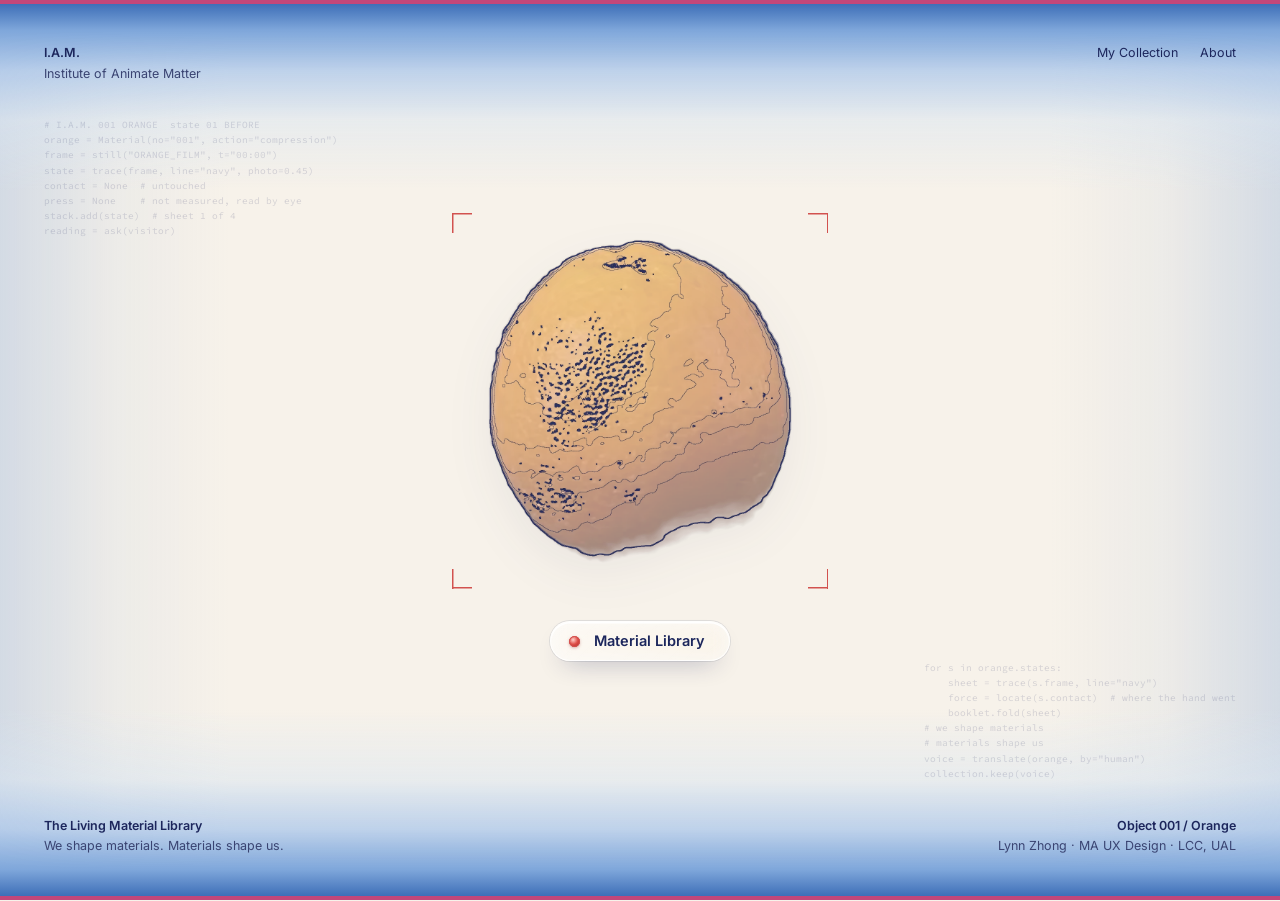
<file: index.html>
<!doctype html>
<html lang="en">
<head>
  <meta charset="utf-8">
  <meta name="viewport" content="width=device-width, initial-scale=1, viewport-fit=cover">
  <title>I.A.M. · The Living Material Library</title>
  <meta name="description" content="I.A.M., Institute of Animate Matter. The Living Material Library: one material, many meanings.">
  <meta name="theme-color" content="#F5F3EF">
  <link rel="icon" href="assets/favicon.svg" type="image/svg+xml">
  <link rel="preconnect" href="https://fonts.googleapis.com">
  <link rel="preconnect" href="https://fonts.gstatic.com" crossorigin>
  <link href="https://fonts.googleapis.com/css2?family=Inter:wght@300;400;500;600;700&family=Geist:wght@300;400;500;600;700&family=Source+Code+Pro:wght@400&family=Michroma&display=swap" rel="stylesheet">
  <link rel="stylesheet" href="css/styles.css?v=202611162149">
</head>
<body class="booting">
  <a class="skip" href="#main">Skip to content</a>
  <header class="site-head">
    <a class="brand" href="#/" aria-label="I.A.M. home"><span class="brand-mark">I.A.M.</span><span class="brand-sub mono">Institute of Animate Matter</span></a>
    <nav class="nav mono" aria-label="Main">
      <a href="#/" data-nav="home">Home</a>
      <a href="#/library" data-nav="library">Material Library</a>
      <a href="#/collection" data-nav="collection">My Collection <span class="nav-count" data-col-count hidden></span></a>
    </nav>
  </header>

  <main id="main" tabindex="-1"><p class="narrow mono" role="status">Opening the library…</p></main>
  <p id="live" class="visually-hidden" aria-live="polite"></p>

  <noscript><div class="narrow"><p>The Living Material Library needs JavaScript to open.</p></div></noscript>

  <footer class="site-foot mono">
    <span>I.A.M. · The Living Material Library · One Material. Many Meanings.</span>
    <span><a href="#/about">About &amp; privacy</a> · Lynn Zhong · MA UX Design · LCC, UAL</span>
  </footer>

  <script src="config.js?v=202611162149"></script>
  <script type="module" src="js/app.js?v=202611162149"></script>
</body>
</html>
</file>
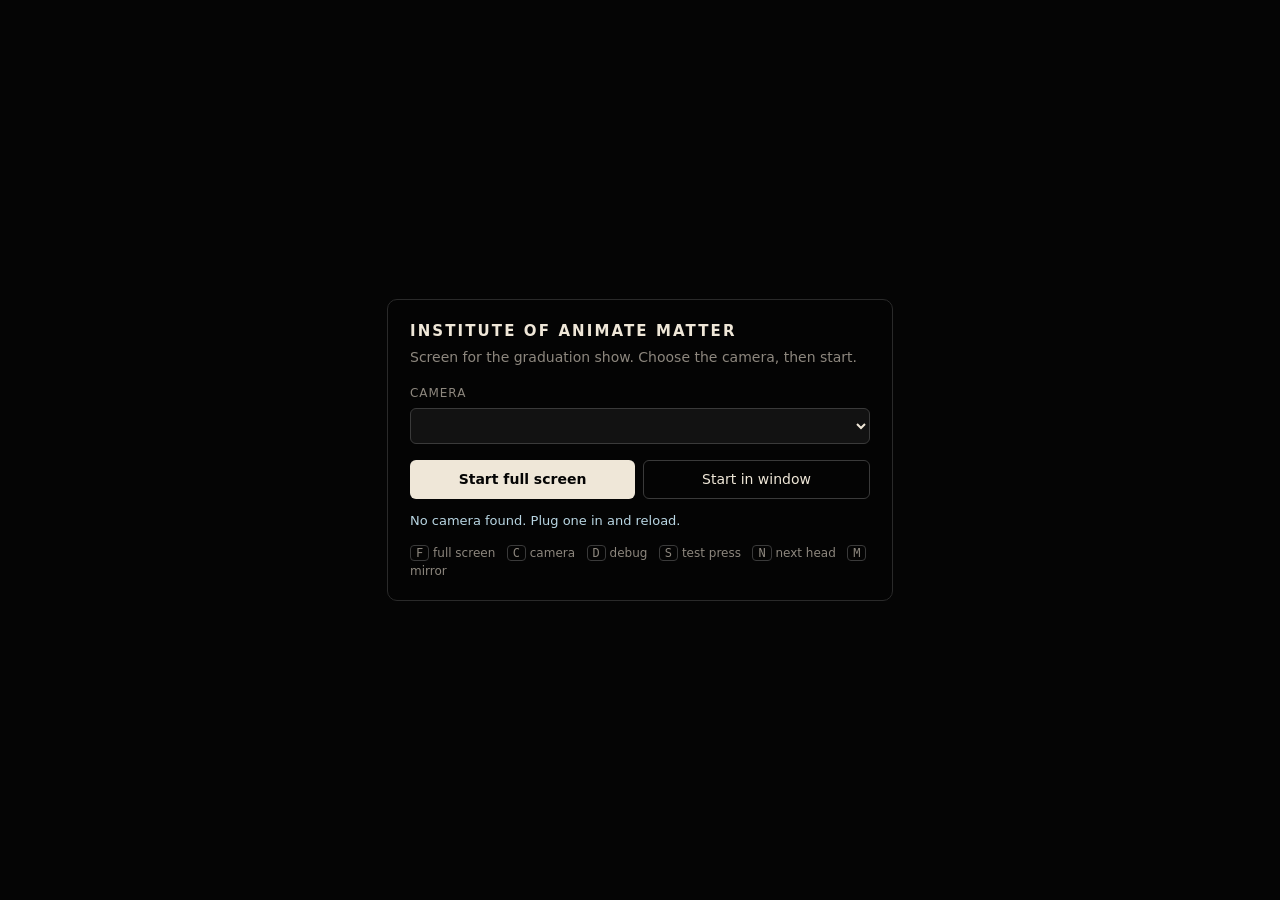
<file: screen/index.html>
<!doctype html>
<html lang="en">
<head>
<meta charset="utf-8">
<meta name="viewport" content="width=device-width, initial-scale=1">
<title>I.A.M. Screen</title>
<link rel="icon" href="data:,">
<style>
  :root { --bg: #050505; --ink: #efe7d8; --muted: #8d877e; --ice: #b9d6e3; --line: #2a2a2a; }
  html, body { margin: 0; height: 100%; background: var(--bg); color: var(--ink); overflow: hidden;
    font-family: "Geist", "Inter", "Segoe UI", "PingFang SC", "Microsoft YaHei", system-ui, sans-serif; }
  canvas { position: fixed; inset: 0; width: 100%; height: 100%; display: block; }
  video { display: none; }
  .panel { position: fixed; z-index: 5; background: rgba(5,5,5,.92); border: 1px solid var(--line); border-radius: 10px;
    padding: 20px 22px; font-size: 14px; line-height: 1.5; }
  #start { inset: 0; margin: auto; width: min(460px, calc(100% - 32px)); height: fit-content; text-align: left; }
  #start h1 { font-size: 15px; letter-spacing: .14em; text-transform: uppercase; margin: 0 0 4px; font-weight: 600; }
  #start p { color: var(--muted); margin: 0 0 16px; }
  label { display: block; color: var(--muted); font-size: 12px; letter-spacing: .08em; text-transform: uppercase; margin: 12px 0 6px; }
  select, button { font: inherit; color: var(--ink); background: #121212; border: 1px solid #3a3a3a; border-radius: 6px; padding: 8px 10px; width: 100%; }
  button { cursor: pointer; margin-top: 16px; background: var(--ink); color: #050505; border: 0; font-weight: 600; }
  button.ghost { background: transparent; color: var(--ink); border: 1px solid #3a3a3a; font-weight: 400; }
  .row { display: flex; gap: 8px; } .row > * { flex: 1; }
  #status { color: var(--ice); min-height: 1.5em; margin-top: 12px; font-size: 13px; }
  kbd { border: 1px solid #3a3a3a; border-radius: 4px; padding: 0 5px; font-size: 12px; }
  #keys { color: var(--muted); font-size: 12px; margin-top: 14px; }
  #debug { left: 12px; top: 12px; font: 12px/1.5 ui-monospace, Consolas, monospace; white-space: pre; display: none; max-width: 46vw; overflow: hidden; }
  .hidden { display: none !important; }
</style>
</head>
<body>
<video id="video" playsinline muted></video>
<canvas id="stage"></canvas>
<canvas id="gl"></canvas>
<canvas id="ui"></canvas>

<div id="start" class="panel">
  <h1>Institute of Animate Matter</h1>
  <p>Screen for the graduation show. Choose the camera, then start.</p>
  <label for="camera">Camera</label>
  <select id="camera"><option value="">Allow camera access first</option></select>
  <div class="row">
    <button id="go">Start full screen</button>
    <button id="goWindow" class="ghost">Start in window</button>
  </div>
  <div id="status"></div>
  <div id="keys"><kbd>F</kbd> full screen &nbsp; <kbd>C</kbd> camera &nbsp; <kbd>D</kbd> debug &nbsp; <kbd>S</kbd> test press &nbsp; <kbd>N</kbd> next head &nbsp; <kbd>M</kbd> mirror</div>
</div>
<div id="debug" class="panel"></div>

<script src="config.js?v=3"></script>
<script type="module" src="screen.js?v=3"></script>
</body>
</html>
</file>
<file: css/styles.css>
/* I.A.M. The Living Material Library
   Warm white, near black, one oxblood accent. Hairlines, numbers, generous space.
   Light only by design: it is a paper archive. */
:root {
  --bg: #F5F3EF;
  --bg-2: #ECE9E3;
  --paper: #FBFAF7;
  --ink: #171513;
  --ink-2: #4E4943;
  --ink-3: #6F6A63;
  --line: rgba(23, 21, 19, .16);
  --line-2: rgba(23, 21, 19, .08);
  --accent: #6B1D24;
  --accent-soft: rgba(107, 29, 36, .08);
  --glass: rgba(251, 250, 247, .72);
  --f-sans: "Inter", "Geist", "Helvetica Neue", Arial, "PingFang SC", "Microsoft YaHei", "Noto Sans SC", sans-serif;
  --f-mono: var(--f-sans);
  /* only the barely legible code drawn on the booklet photos stays monospaced */
  --f-code: "Source Code Pro", ui-monospace, Menlo, monospace;
  /* quotes and voices: plain light sans (Lynn 10 Nov: the condensed serif was not liked) */
  --f-voice: "Inter", "Geist", "Helvetica Neue", Arial, sans-serif;
  /* display caps, a free stand-in for Bank Gothic in the main elements sheet */
  --f-display: "Michroma", "Eurostile", "Helvetica Neue", Arial, sans-serif;
  --code: #A9A9C8;
  --gut: clamp(16px, 4vw, 48px);
  --max: 1360px;
  --ease: cubic-bezier(.2, .7, .2, 1);
  /* State Booklet print palette: navy line ink, red marks, blue to pink edge glow */
  --navy: #1C265C;
  --red: #D2524F;
  --blue: #5D86C9;
  --pink: #D98AA6;
  --blue-line: rgba(93, 134, 201, .55);
  --edge-glow: inset 0 0 0 1px var(--blue-line), inset 0 0 16px rgba(93, 134, 201, .26), inset 0 0 3px rgba(217, 138, 166, .35);
  color-scheme: light;
}
* { box-sizing: border-box; }
html { -webkit-text-size-adjust: 100%; scroll-padding-top: 80px; }
body { margin: 0; background: var(--bg); color: var(--ink); font: 400 16px/1.55 var(--f-sans); -webkit-font-smoothing: antialiased; overflow-x: hidden; }
body.booting main { opacity: 0; }
img, video, svg { display: block; max-width: 100%; }
a { color: inherit; text-decoration-thickness: 1px; text-underline-offset: 3px; }
button, input, textarea { font: inherit; color: inherit; }
p { margin: 0 0 .9em; }
h1, h2, h3 { font-weight: 400; margin: 0; letter-spacing: -.01em; }
:focus-visible { outline: 2px solid var(--accent); outline-offset: 3px; border-radius: 1px; }
.mono { font-family: var(--f-mono); font-size: 11px; letter-spacing: .06em; text-transform: uppercase; line-height: 1.5; }
.muted { color: var(--ink-3); }
.small { font-size: 13px; }
.visually-hidden { position: absolute !important; width: 1px; height: 1px; overflow: hidden; clip: rect(0 0 0 0); white-space: nowrap; }
.skip { position: absolute; left: 8px; top: -60px; background: var(--ink); color: var(--bg); padding: 8px 12px; z-index: 100; }
.skip:focus { top: 8px; }
.eyebrow { color: var(--ink-3); margin-bottom: 14px; }
.page-title { font-size: clamp(34px, 5vw, 64px); line-height: 1; font-weight: 300; letter-spacing: -.03em; margin-bottom: 14px; }
.narrow { max-width: 760px; margin: 0 auto; padding: 56px var(--gut) 96px; }
.missing { font-family: var(--f-mono); font-size: 11px; letter-spacing: .06em; text-transform: uppercase; color: var(--ink-3); border: 1px dashed var(--line); padding: 28px; text-align: center; list-style: none; }
.err { color: var(--accent); font-size: 14px; margin: 8px 0 0; }
.flash { border-left: 2px solid var(--accent); padding: 6px 12px; background: var(--accent-soft); font-size: 14px; }

/* page transitions */
main { min-height: calc(100vh - 140px); outline: none; }
main.enter { animation: enter .45s var(--ease); }
@keyframes enter { from { opacity: 0; transform: translateY(6px); } }
::view-transition-old(root) { animation: vt-out .18s ease-in both; }
::view-transition-new(root) { animation: vt-in .38s var(--ease) both; }
@keyframes vt-out { to { opacity: 0; } }
@keyframes vt-in { from { opacity: 0; transform: translateY(6px); } }

/* ---------- header / footer ---------- */
.site-head { position: sticky; top: 0; z-index: 40; display: flex; justify-content: space-between; align-items: center; gap: 16px; padding: 14px var(--gut); background: color-mix(in srgb, var(--bg) 86%, transparent); backdrop-filter: blur(10px); -webkit-backdrop-filter: blur(10px); border-bottom: 1px solid var(--line-2); }
.brand { display: flex; align-items: baseline; gap: 12px; text-decoration: none; }
.brand-mark { font-weight: 600; font-size: 15px; letter-spacing: .04em; }
.brand-sub { color: var(--ink-3); }
.nav { display: flex; gap: clamp(12px, 2.4vw, 28px); }
.nav a { text-decoration: none; color: var(--ink-3); padding: 4px 0; border-bottom: 1px solid transparent; white-space: nowrap; }
.nav a:hover { color: var(--ink); }
.nav a[aria-current="page"] { color: var(--ink); border-bottom-color: var(--ink); }
.nav-count { display: inline-grid; place-items: center; min-width: 17px; height: 17px; padding: 0 4px; margin-left: 4px; background: var(--accent); color: #fff; border-radius: 9px; font-size: 10px; letter-spacing: 0; }
.nav-count[hidden] { display: none; }
.site-foot { display: flex; flex-wrap: wrap; justify-content: space-between; gap: 8px 24px; padding: 22px var(--gut) 28px; color: var(--ink-3); border-top: 1px solid var(--line-2); }
.site-foot a { color: var(--ink-2); }
@media (max-width: 720px) {
  .brand-sub { display: none; }
  .nav { gap: 14px; }
}
@media (max-width: 380px) { .nav a[data-nav="home"] { display: none; } }

/* ---------- buttons ---------- */
.cta { display: inline-flex; align-items: center; gap: 10px; min-height: 44px; padding: 0 20px; border: 1px solid var(--ink); background: transparent; color: var(--ink); font-family: var(--f-mono); font-size: 12px; letter-spacing: .08em; text-transform: uppercase; text-decoration: none; cursor: pointer; transition: background .2s, color .2s, gap .25s var(--ease); }
.cta:hover { gap: 16px; }
.cta--fill { background: var(--ink); color: var(--bg); }
.cta--fill:hover { background: var(--accent); border-color: var(--accent); }
.cta[aria-disabled="true"] { opacity: .45; }
.cta:disabled { opacity: .5; cursor: progress; }
.cta--big { min-height: 64px; padding: 0 32px; font-size: 14px; background: var(--accent); border-color: var(--accent); color: #fff; }
.cta--big:hover { background: var(--ink); border-color: var(--ink); }
.link { background: none; border: 0; padding: 0; text-decoration: underline; text-underline-offset: 3px; cursor: pointer; color: var(--ink-2); }
.arrow { width: 40px; height: 40px; border: 0; background: none; font-size: 26px; line-height: 1; color: var(--ink-3); cursor: pointer; transition: color .2s, transform .2s; }
.arrow:hover { color: var(--ink); }
.arrow[data-step="-1"]:hover, .arrow[data-img-step="-1"]:hover { transform: translateX(-3px); }
.arrow[data-step="1"]:hover, .arrow[data-img-step="1"]:hover { transform: translateX(3px); }
.seg { display: inline-flex; border: 1px solid var(--line); }
.seg-btn { border: 0; background: transparent; padding: 9px 14px; font-family: var(--f-mono); font-size: 11px; letter-spacing: .06em; text-transform: uppercase; cursor: pointer; color: var(--ink-2); min-height: 40px; }
.seg-btn + .seg-btn { border-left: 1px solid var(--line); }
.seg-btn[aria-pressed="true"] { background: var(--ink); color: var(--bg); }
.seg-btn .mono { opacity: .6; margin-left: 4px; }
.chip { display: inline-flex; gap: 8px; align-items: baseline; border: 1px solid var(--line); background: var(--paper); padding: 8px 12px; cursor: pointer; font-size: 13px; }
.chip:hover { border-color: var(--ink); }

/* ---------- status ---------- */
.status { display: inline-flex; align-items: center; gap: 7px; font-family: var(--f-mono); font-size: 10.5px; letter-spacing: .07em; text-transform: uppercase; color: var(--ink-2); }
.status-dot { width: 7px; height: 7px; border-radius: 50%; border: 1px solid currentColor; }
.status--published { color: var(--ink); }
.status--published .status-dot { background: var(--accent); border-color: var(--accent); }
.status--under-observation .status-dot { border-style: dashed; animation: pulse 2.4s ease-in-out infinite; }
.status--awaiting-cataloguing { color: var(--ink-3); }
.status--awaiting-cataloguing .status-dot { border-style: dotted; }
.status--private .status-dot { background: var(--ink); }
.status--pending { color: var(--accent); }
.status--pending .status-dot { border-color: var(--accent); animation: pulse 2.4s ease-in-out infinite; }
@keyframes pulse { 50% { opacity: .3; } }

/* ---------- object figures ---------- */
.figure { position: relative; display: grid; place-items: center; width: 100%; aspect-ratio: 1; }
.figure img { position: relative; z-index: 1; width: 78%; height: 78%; object-fit: contain; filter: drop-shadow(0 18px 16px rgba(40, 30, 20, .14)) drop-shadow(0 2px 3px rgba(40, 30, 20, .12)); transition: transform .6s var(--ease), filter .6s var(--ease); }
.figure-shadow { position: absolute; left: 30%; right: 30%; bottom: 10%; height: 5%; background: radial-gradient(closest-side, rgba(40, 30, 20, .16), transparent); filter: blur(4px); }
.figure--faint img { filter: grayscale(1) contrast(.85); opacity: .42; }
.figure--outline .outline, .figure--reserved .outline { width: 62%; height: 62%; fill: none; stroke: var(--ink-3); stroke-width: .8; stroke-dasharray: 2.5 2.5; }
.figure--outline .outline .dots { fill: var(--ink-3); stroke: none; }
.figure--reserved { overflow: hidden; }
.figure--reserved .outline { stroke: var(--line); stroke-dasharray: 1 3; }
.scan { position: absolute; left: 18%; right: 18%; height: 1px; top: 30%; background: linear-gradient(90deg, transparent, var(--accent), transparent); opacity: .45; animation: scan 4.5s ease-in-out infinite; }
@keyframes scan { 50% { top: 70%; } }

/* ---------- 01 home ---------- */
.home { display: grid; grid-template-columns: minmax(280px, 5fr) 7fr; align-items: center; gap: 24px; min-height: calc(100svh - 120px); padding: 24px var(--gut) 40px; max-width: var(--max); margin: 0 auto; }
.home-copy { max-width: 440px; }
.home-title { font-size: clamp(44px, 6.4vw, 92px); line-height: .94; font-weight: 300; letter-spacing: -.04em; margin-bottom: 18px; }
.home-tag { font-family: var(--f-voice); font-size: clamp(22px, 2.4vw, 30px); color: var(--accent); margin-bottom: 22px; }
.home-lede { color: var(--ink-2); max-width: 38ch; margin-bottom: 30px; }
.home-stage { position: relative; display: grid; justify-items: center; }
.home-object { display: block; width: min(620px, 100%); text-decoration: none; transition: opacity .22s, transform .22s; }
.home-object.is-leaving { opacity: 0; transform: scale(.97); }
.home-object .figure img { width: 82%; height: 82%; animation: float-in .9s var(--ease); }
.home-object:hover .figure img { transform: translateY(-6px) scale(1.015); }
@keyframes float-in { from { opacity: 0; transform: translateY(14px) scale(.98); } }
.home-caption { display: flex; align-items: center; gap: 10px; margin-top: -10px; }
.home-label { display: flex; flex-direction: column; align-items: center; min-width: 190px; margin: 0; color: var(--ink-3); text-align: center; }
.home-name { color: var(--ink); font-size: 13px; }
.home-count { position: absolute; right: 0; top: 0; color: var(--ink-3); margin: 0; }
.home-count span { color: var(--ink); }
@media (max-width: 860px) {
  .home { grid-template-columns: 1fr; min-height: 0; padding-top: 28px; }
  .home-stage { order: -1; }
  .home-object { width: min(420px, 90%); }
  .home-count { position: static; margin-top: 6px; }
}

/* ---------- 02 library ---------- */
.lib { display: grid; grid-template-columns: 64px 1fr; max-width: var(--max); margin: 0 auto; padding: 40px var(--gut) 80px; gap: clamp(16px, 3vw, 40px); }
.lib-rail { position: sticky; top: 90px; height: calc(100svh - 130px); max-height: 760px; display: flex; flex-direction: column; justify-content: space-between; align-items: center; border-right: 1px solid var(--line-2); padding-right: 20px; }
.lib-rail > * { writing-mode: vertical-rl; transform: rotate(180deg); color: var(--ink-3); }
.lib-rail::before, .lib-rail::after { content: ""; width: 2px; height: 28px; background: var(--ink); }
.lib-rail-word { font-size: 30px; font-weight: 500; letter-spacing: .02em; color: var(--ink) !important; }
.lib-head { display: flex; flex-wrap: wrap; justify-content: space-between; align-items: end; gap: 20px; padding-bottom: 28px; border-bottom: 1px solid var(--line); margin-bottom: 8px; }
.lib-count { color: var(--ink-3); margin: 0; }
.gallery { list-style: none; margin: 0; padding: 0; display: grid; grid-template-columns: repeat(3, 1fr); column-gap: clamp(16px, 3vw, 48px); }
.g-item { padding: 28px 0 40px; border-bottom: 1px solid var(--line-2); overflow: hidden; }
.g-item .figure img { width: 70%; height: 70%; }
.g-item[hidden] { display: none; }
.g-link { display: block; text-decoration: none; position: relative; }
a.g-link .figure img { transform-origin: 50% 80%; }
a.g-link:hover .figure img, a.g-link:focus-visible .figure img { transform: translateY(-8px) scale(1.03); filter: drop-shadow(0 28px 22px rgba(40, 30, 20, .16)) drop-shadow(0 2px 3px rgba(40, 30, 20, .1)); }
a.g-link:hover .g-name { color: var(--accent); }
.g-label { position: relative; display: flex; align-items: flex-end; gap: 12px; margin: 34px 0 0 6%; transform: rotate(-20deg); transform-origin: 0 100%; width: max-content; max-width: 92%; }
.g-no { font-size: clamp(30px, 3.2vw, 44px); font-weight: 300; line-height: .85; letter-spacing: -.02em; }
.g-rule { width: 1px; height: 38px; background: var(--ink); }
.g-text { display: flex; flex-direction: column; line-height: 1.25; min-width: 0; }
.g-obj { font-family: var(--f-mono); font-size: 9.5px; letter-spacing: .08em; text-transform: uppercase; color: var(--ink-3); }
.g-name { font-size: 15px; font-weight: 600; text-transform: uppercase; letter-spacing: .03em; transition: color .2s; }
.g-sub { font-family: var(--f-mono); font-size: 9.5px; letter-spacing: .06em; text-transform: uppercase; color: var(--ink-2); }
.g-item--closed .g-no, .g-item--closed .g-name { color: var(--ink-3); }
.g-item--closed .g-rule { background: var(--ink-3); }
.g-status { position: absolute; top: 4px; left: 0; }
.lib-note { color: var(--ink-3); margin-top: 28px; max-width: 70ch; }
@media (max-width: 1080px) { .gallery { grid-template-columns: repeat(2, 1fr); } }
@media (max-width: 720px) {
  .lib { grid-template-columns: 1fr; padding-top: 28px; }
  .lib-rail { display: none; }
}
@media (max-width: 520px) {
  .gallery { grid-template-columns: repeat(2, 1fr); column-gap: 12px; }
  .g-item { padding: 18px 0 34px; }
  .g-label { transform: rotate(-14deg); gap: 8px; margin-top: 22px; }
  .g-sub { white-space: normal; max-width: 13ch; }
  .g-no { font-size: 26px; }
  .g-rule { height: 30px; }
  .g-name { font-size: 12px; }
  .g-obj, .g-sub { font-size: 8.5px; }
  .g-status .status { font-size: 9px; }
  .lib-head .seg { width: 100%; }
  .lib-head .seg-btn { flex: 1; padding: 9px 6px; }
}

/* ---------- 03 detail ---------- */
.detail { max-width: var(--max); margin: 0 auto; padding: 0 var(--gut) 40px; }
.d-hero { position: relative; display: grid; grid-template-columns: 1fr minmax(320px, 420px); gap: 24px; align-items: center; min-height: calc(100svh - 70px); padding: 24px 0; }
.d-stage { position: relative; display: grid; min-height: 460px; }
.d-img { grid-area: 1 / 1; margin: 0; display: grid; place-items: center; opacity: 0; transition: opacity .6s var(--ease); pointer-events: none; }
.d-img.is-on { opacity: 1; pointer-events: auto; }
.d-img .figure { width: min(640px, 100%); }
.d-img > img { width: min(680px, 100%); aspect-ratio: 16 / 9; object-fit: cover; }
.d-img figcaption { color: var(--ink-3); margin-top: 4px; }
.d-stage-nav { position: absolute; left: 0; bottom: 0; display: flex; align-items: center; gap: 4px; color: var(--ink-3); z-index: 3; }
.d-bignum { position: absolute; left: 0; top: 0; margin: 0; font-size: clamp(80px, 12vw, 180px); font-weight: 200; line-height: .8; letter-spacing: -.05em; color: transparent; -webkit-text-stroke: 1px var(--line); z-index: 0; pointer-events: none; }
.d-panel { position: relative; z-index: 2; padding: 22px 24px 20px; }
/* the object's own arrangement behind the hero (full bleed) */
.d-hero { isolation: isolate; }
/* background: four small copies of the object in one row, drifting right at a steady speed (two sets of four loop seamlessly) */
.d-pattern { position: absolute; z-index: -1; top: 0; bottom: 0; left: calc(50% - 50vw); width: 100vw; pointer-events: none; overflow: hidden;
  display: flex; align-items: center; opacity: .3; }
.d-pattern-track { display: flex; width: 200vw; flex: none; animation: pat-slide 48s linear infinite; }
.d-pattern-track span { width: 25vw; flex: none; display: flex; justify-content: center; }
.d-pattern-track img { width: clamp(90px, 9vw, 150px); height: auto; }
@keyframes pat-slide { from { transform: translateX(-100vw); } to { transform: translateX(0); } }
@media (prefers-reduced-motion: reduce) { .d-pattern-track { animation: none; transform: translateX(-100vw); } }
.lg-defs { position: absolute; width: 0; height: 0; }
/* liquid glass: clear fill, strong blur and saturation, bright rim, inner light, soft depth */
.lg { border-radius: 26px; background: linear-gradient(135deg, rgba(255,255,255,.42), rgba(255,255,255,.16)); border: 1px solid rgba(255,255,255,.7);
  -webkit-backdrop-filter: blur(10px) saturate(1.8) brightness(1.06); backdrop-filter: blur(10px) saturate(1.8) brightness(1.06);
  box-shadow: inset 0 1.5px 0 rgba(255,255,255,.95), inset 0 -1px 0 rgba(255,255,255,.45), inset 0 0 24px rgba(255,255,255,.35), inset 10px 0 30px -18px rgba(255,255,255,.8), 0 1px 2px rgba(40,30,20,.06), 0 24px 60px -12px rgba(40,30,20,.22); }
.lg--refract { backdrop-filter: url(#lg-refract) blur(8px) saturate(1.8) brightness(1.06); }
.lg::before { content: ""; position: absolute; inset: 0; border-radius: inherit; pointer-events: none;
  background: radial-gradient(120% 60% at 15% 0%, rgba(255,255,255,.55), transparent 45%), radial-gradient(80% 40% at 100% 100%, rgba(255,255,255,.25), transparent 60%); mix-blend-mode: soft-light; }
.lg > * { position: relative; }
.lg .kv { border-bottom-color: rgba(23,21,19,.1); }
@media (max-width: 900px) { .d-pattern { align-items: flex-start; padding-top: 22svh; opacity: .25; } .d-pattern-track img { width: 64px; } .lg { border-radius: 20px; } }
.back { display: inline-block; text-decoration: none; color: var(--ink-3); margin-bottom: 18px; }
.back:hover { color: var(--ink); }
.d-obj { margin: 0; color: var(--accent); }
.d-title { font-size: clamp(36px, 4vw, 54px); line-height: 1; font-weight: 300; letter-spacing: -.03em; margin: 2px 0 18px; padding-bottom: 16px; border-bottom: 1px solid var(--line); }
.sec-k { color: var(--ink-3); margin: 0 0 6px; }
.kvs { margin: 0 0 14px; }
.kv { display: grid; grid-template-columns: 112px 1fr; gap: 12px; padding: 7px 0; border-bottom: 1px solid var(--line-2); }
.kv dt { color: var(--ink-3); }
.kv dd { margin: 0; }
.kvs--text .kv { grid-template-columns: 1fr; gap: 2px; }
.kvs--text dt { font-family: var(--f-mono); font-size: 10.5px; letter-spacing: .06em; text-transform: uppercase; }
.kvs--text dd { font-size: 14px; color: var(--ink); }
.acc { border-top: 1px solid var(--line); padding-top: 10px; }
.acc summary { list-style: none; display: flex; justify-content: space-between; align-items: center; cursor: pointer; padding: 2px 0 6px; }
.acc summary::-webkit-details-marker { display: none; }
.acc-i { width: 10px; height: 10px; position: relative; }
.acc-i::before, .acc-i::after { content: ""; position: absolute; left: 0; right: 0; top: 50%; height: 1px; background: var(--ink); transition: transform .3s var(--ease); }
.acc-i::after { transform: rotate(90deg); }
.acc[open] .acc-i::after { transform: rotate(0); }
.acc[open] .kvs { animation: enter .35s var(--ease); }
.panel-jump { display: inline-block; margin-top: 4px; color: var(--ink-2); }
.d-sec { padding: 64px 0 24px; border-top: 1px solid var(--line); scroll-margin-top: 70px; outline: none; }
.d-sec-head { display: grid; grid-template-columns: 40px 1fr; column-gap: 16px; margin-bottom: 28px; align-items: baseline; }
.d-sec-head .sec-k { grid-row: span 2; font-size: 12px; color: var(--accent); }
.d-sec-head h2 { font-size: clamp(24px, 2.6vw, 34px); font-weight: 300; }
.d-sec-head p:not(.sec-k) { grid-column: 2; margin: 4px 0 0; max-width: 60ch; font-size: 14px; }
.d-become { display: flex; flex-direction: column; align-items: center; gap: 14px; padding: 80px 0 64px; border-top: 1px solid var(--line); color: var(--ink-3); text-align: center; }
.d-nextprev { display: flex; justify-content: space-between; gap: 12px; padding: 18px 0 8px; border-top: 1px solid var(--line-2); }
.d-nextprev a { text-decoration: none; color: var(--ink-3); }
.d-nextprev a:hover { color: var(--ink); }
@media (max-width: 900px) {
  .d-hero { grid-template-columns: 1fr; min-height: 0; padding-top: 12px; }
  .d-stage { min-height: 0; }
  .d-stage-nav { position: static; justify-content: center; margin-top: 6px; }
  .d-img figcaption { text-align: center; }
}
@media (max-width: 520px) {
  .d-sec { padding-top: 44px; }
  .d-sec-head { grid-template-columns: 24px 1fr; }
  .kv { grid-template-columns: 96px 1fr; }
  .d-nextprev { flex-direction: column; align-items: center; }
  .cta--big { padding: 0 20px; font-size: 13px; }
}

/* state booklet (fold / unfold) */
.states-bar { display: flex; flex-wrap: wrap; align-items: center; gap: 12px 20px; margin-bottom: 8px; }
.fold-range, .trace { display: inline-flex; align-items: center; gap: 10px; color: var(--ink-2); cursor: pointer; }
.fold-range input { width: 150px; accent-color: var(--accent); }
.trace input { accent-color: var(--accent); width: 16px; height: 16px; }
.states:not(.is-folded) .trace { opacity: .4; }
.booklet { position: relative; perspective: 2000px; }
.sheet { position: absolute; left: 0; top: 0; transform-origin: 0 0; will-change: transform; }
.sheet-tab { position: absolute; bottom: 100%; height: 30px; padding: 0 6px; border: 1px solid var(--line); border-bottom: 0; background: var(--paper); color: var(--ink-3); font-family: var(--f-mono); font-size: 9.5px; letter-spacing: .02em; text-align: left; white-space: nowrap; overflow: hidden; text-overflow: ellipsis; cursor: pointer; border-radius: 4px 4px 0 0; }
.sheet-tab[aria-pressed="true"] { color: var(--bg); background: var(--ink); border-color: var(--ink); }
.sheet-paper { height: 100%; background: var(--paper); border: 1px solid var(--line); padding: 10px; box-shadow: 0 10px 24px rgba(40, 30, 20, .06); display: flex; flex-direction: column; }
.is-open .sheet { cursor: pointer; }
.is-open .sheet.is-selected .sheet-paper { border-color: var(--ink); }
.sheet-head { display: grid; grid-template-columns: auto 1fr auto; gap: 8px; border: 1px solid var(--line); padding: 4px 6px; font-size: 9px; color: var(--ink-2); margin-bottom: 8px; }
.sheet-head span:nth-child(2) { border-left: 1px solid var(--line-2); border-right: 1px solid var(--line-2); padding: 0 8px; }
.sheet-window { position: relative; aspect-ratio: 4 / 3; overflow: hidden; background: #1a1816; }
.sheet-window img { position: absolute; inset: 0; width: 100%; height: 100%; object-fit: cover; }
.sheet-window .ghost { opacity: 0; mix-blend-mode: screen; transition: opacity .5s var(--ease); }
.is-folded.is-trace .sheet.is-selected .ghost { opacity: .55; }
.sheet-body { padding-top: 10px; }
.sheet-state { font-size: 15px; margin: 0 0 4px; }
.sheet-state .mono { color: var(--accent); }
.sheet-obs { font-size: 13px; line-height: 1.45; color: var(--ink-2); margin-bottom: 8px; }
.sheet-src { color: var(--ink-3); font-size: 9.5px; margin: 0; padding-top: 6px; border-top: 1px dashed var(--line); }
.states-hint { min-height: 1em; color: var(--ink-3); margin: 6px 0 0; }

/* video */
.video { margin: 0; display: grid; grid-template-columns: 1.6fr 1fr; gap: 24px; align-items: start; }
.video-frame { background: #111; aspect-ratio: 16 / 9; }
.video-frame video { width: 100%; height: 100%; object-fit: contain; }
.video-cap { color: var(--ink); margin-bottom: 8px; }
.video-desc { color: var(--ink-2); font-size: 14px; }
.chapters { display: flex; flex-wrap: wrap; gap: 8px; margin-top: 14px; }
@media (max-width: 820px) { .video { grid-template-columns: 1fr; gap: 12px; } }

/* observation report */
.report { border: 1px solid var(--line); }
.report-row { display: grid; grid-template-columns: 220px 1fr; gap: 24px; padding: 20px 22px; border-bottom: 1px solid var(--line-2); }
.report-row:last-child { border-bottom: 0; }
.report-row h3 { color: var(--ink-3); font-size: 11px; }
.report-row p { margin: 0; font-size: 17px; max-width: 62ch; }
.report-row--interp { background: var(--accent-soft); }
.report-row--interp h3 { color: var(--accent); }
.report-note { grid-column: 2; color: var(--ink-3); font-size: 10px !important; }
@media (max-width: 680px) { .report-row { grid-template-columns: 1fr; gap: 6px; } .report-note { grid-column: 1; } }

/* translations (public) */
.trs { list-style: none; margin: 0; padding: 0; display: grid; grid-template-columns: repeat(2, 1fr); border-top: 1px solid var(--line); }
.tr { padding: 28px 28px 24px 0; border-bottom: 1px solid var(--line); display: flex; flex-direction: column; justify-content: space-between; gap: 18px; }
.tr:nth-child(2n) { padding-left: 28px; border-left: 1px solid var(--line); }
.tr-text { margin: 0; }
.tr-text p { font-family: var(--f-voice); font-size: clamp(24px, 2.4vw, 32px); line-height: 1.18; margin: 0; }
.tr-meta { display: flex; flex-wrap: wrap; gap: 4px 18px; margin: 0; color: var(--ink-3); font-size: 10px; }
.tr-meta div { display: flex; gap: 6px; }
.tr-meta dd { margin: 0; color: var(--ink-2); }
.tr--sim { background: repeating-linear-gradient(-45deg, transparent 0 8px, var(--line-2) 8px 9px); }
.trs .missing { grid-column: 1 / -1; margin-top: 12px; }
@media (max-width: 720px) {
  .trs { grid-template-columns: 1fr; }
  .tr, .tr:nth-child(2n) { padding: 22px 0; border-left: 0; }
}

/* ---------- 04 become ---------- */
.become { max-width: 980px; margin: 0 auto; padding: 28px var(--gut) 80px; }
.b-watch { padding: 18px 0 8px; }
.b-watch .video { grid-template-columns: 1fr; gap: 10px; }
.b-slot { aspect-ratio: 16 / 9; border: 1px dashed var(--ink-3); background: repeating-linear-gradient(-45deg, transparent 0 10px, var(--line-2) 10px 11px), var(--paper); display: flex; flex-direction: column; justify-content: center; align-items: center; gap: 4px; text-align: center; padding: 16px; }
.b-slot p { margin: 0; }
.b-slot-soon { margin-top: 10px !important; color: var(--accent) !important; }
.b-note { margin: 8px 0 0; }
.b-write { max-width: 720px; margin: 0 auto; padding-top: 48px; text-align: center; }
.b-title { font-size: clamp(40px, 6.4vw, 84px); font-weight: 300; letter-spacing: -.04em; line-height: 1; margin: 0 0 18px; }
.b-prompt { font-family: var(--f-voice); font-size: clamp(20px, 2.2vw, 26px); max-width: 30em; margin: 0 auto 36px; color: var(--ink-2); }
.b-ask { display: block; font-size: clamp(24px, 2.8vw, 32px); font-weight: 300; margin-bottom: 4px; }
.b-form > p.muted { margin-bottom: 18px; }
.b-form, .b-done { text-align: left; }
textarea, input[type=text] { width: 100%; border: 1px solid var(--line); background: var(--paper); padding: 14px 16px; font-size: 16px; border-radius: 0; transition: border-color .2s, box-shadow .2s; }
textarea:focus, input[type=text]:focus { outline: none; border-color: var(--ink); box-shadow: 0 0 0 3px var(--accent-soft); }
#b-text { font-family: var(--f-voice); font-size: clamp(24px, 2.6vw, 32px); line-height: 1.3; min-height: 170px; resize: vertical; padding: 20px 22px; }
#b-text::placeholder { color: var(--ink-3); opacity: .7; }
textarea[aria-invalid="true"] { border-color: var(--accent); }
.b-actions { display: flex; flex-wrap: wrap; align-items: center; justify-content: space-between; gap: 12px; margin-top: 14px; }
.b-actions .small { margin: 0; }
.b-done { border: 1px solid var(--ink); background: var(--paper); padding: 24px; outline: none; }
.b-done.is-in { animation: saved .7s var(--ease); }
@keyframes saved { from { opacity: 0; transform: translateY(10px) scale(.99); box-shadow: 0 0 0 8px var(--accent-soft); } }
.saved-text { font-family: var(--f-voice); font-size: clamp(26px, 3vw, 36px); line-height: 1.2; margin: 12px 0 18px; }
.saved-actions { display: flex; flex-wrap: wrap; gap: 10px 18px; align-items: center; margin-top: 18px; }

/* one-step share form */
.share { border-top: 1px solid var(--line); padding-top: 16px; text-align: left; outline: none; }
.share-t { font-size: 17px; margin-bottom: 10px; }
.share-name { display: block; max-width: 360px; margin-bottom: 4px; }
.share-name .mono { display: block; color: var(--ink-3); margin-bottom: 4px; }
.share-name input { padding: 10px 12px; font-size: 15px; }
.share .small { margin: 0 0 12px; }
.share--done p:last-child { margin: 6px 0 0; }

/* ---------- 05 my collection ---------- */
.mycol { max-width: 1240px; margin: 0 auto; padding: 48px var(--gut) 80px; }
.mycol.narrow { max-width: 760px; }
.c-head { padding-bottom: 24px; border-bottom: 1px solid var(--ink); margin-bottom: 0; }
.c-count { color: var(--ink-2); margin-bottom: 6px; }
.c-note { margin: 0; }
.rcs { list-style: none; margin: 0; padding: 0; display: grid; grid-template-columns: repeat(3, 1fr); }
.rc { border-bottom: 1px solid var(--line); border-right: 1px solid var(--line-2); }
.rc:nth-child(3n) { border-right: 0; }
.rc-link { display: flex; flex-direction: column; gap: 10px; height: 100%; min-height: 280px; padding: 22px 22px 18px; text-decoration: none; transition: background .25s; }
.rc-link:hover { background: var(--paper); }
.rc-head { display: flex; justify-content: space-between; gap: 8px; color: var(--ink-3); }
.rc-mat { color: var(--accent); margin: 0; }
.rc-text { flex: 1; font-family: var(--f-voice); font-size: clamp(24px, 2.2vw, 30px); line-height: 1.18; overflow-wrap: anywhere; display: -webkit-box; -webkit-line-clamp: 6; -webkit-box-orient: vertical; overflow: hidden; }
.rc-foot { padding-top: 10px; border-top: 1px dashed var(--line); }
.c-more { margin-top: 32px; }
.c-empty { text-align: center; padding: 80px 0; }
.c-empty-k { font-size: 22px; margin-bottom: 18px; }
.c-empty-q { font-family: var(--f-voice); font-size: clamp(22px, 2.6vw, 30px); max-width: 26em; margin: 0 auto 32px; color: var(--ink-2); }
@media (max-width: 960px) { .rcs { grid-template-columns: repeat(2, 1fr); } .rc:nth-child(3n) { border-right: 1px solid var(--line-2); } .rc:nth-child(2n) { border-right: 0; } }
@media (max-width: 600px) { .rcs { grid-template-columns: 1fr; } .rc { border-right: 0 !important; } .rc-link { min-height: 0; } }

/* record */
.r-k { color: var(--accent); margin-bottom: 8px; }
.r-text { font-family: var(--f-voice); font-size: clamp(34px, 5vw, 60px); line-height: 1.1; margin: 10px 0 32px; overflow-wrap: anywhere; }
.r-meta { margin-bottom: 20px; }
.r-actions { display: flex; flex-wrap: wrap; gap: 10px; margin-top: 18px; }
.r-edit { margin: 12px 0 24px; }
.r-edit label { display: block; margin-bottom: 8px; color: var(--ink-3); }
.r-edit textarea { font-family: var(--f-voice); font-size: 26px; line-height: 1.3; }
.confirm { border: 1px solid var(--ink); background: var(--paper); padding: 24px; max-width: 420px; width: calc(100% - 32px); }
.confirm::backdrop { background: rgba(23, 21, 19, .35); backdrop-filter: blur(2px); }

/* ---------- 06 contribute ---------- */
.k-text { font-family: var(--f-voice); font-size: clamp(26px, 3vw, 36px); line-height: 1.18; margin: 14px 0 22px; padding-left: 18px; border-left: 2px solid var(--accent); }
.check { display: flex; gap: 10px; align-items: flex-start; cursor: pointer; padding: 12px 14px; border: 1px solid var(--line); background: var(--paper); margin: 10px 0 8px; }
.check input { width: 18px; height: 18px; margin-top: 3px; accent-color: var(--accent); flex: none; }

/* ---------- about ---------- */
.about h2 { font-size: 22px; margin: 32px 0 8px; }
.seq { display: flex; flex-wrap: wrap; gap: 6px 0; list-style: none; padding: 0; margin: 18px 0 8px; color: var(--ink-2); }
.seq li + li::before { content: "→"; margin: 0 12px; color: var(--accent); }
.notfound { min-height: 50vh; }

@media (prefers-reduced-motion: reduce) {
  *, *::before, *::after { animation-duration: .001ms !important; animation-iteration-count: 1 !important; transition-duration: .001ms !important; scroll-behavior: auto !important; }
  ::view-transition-old(root), ::view-transition-new(root) { animation: none; }
}


/* ==========================================================================
   Booklet language (9 Nov): the printed State Booklet's blue edge glow,
   red corner brackets and number boxes, dot matrix paper and contour lines.
   Structure and behaviour unchanged; this layer only dresses it.
   ========================================================================== */
body { background-color: var(--bg); background-image: none; }
/* blue glow around the viewport edges, like the booklet's page edges, plus two faint contour drawings */
body::before { content: ""; position: fixed; inset: 0; z-index: -1; pointer-events: none;
  box-shadow: inset 0 0 90px rgba(93, 134, 201, .22), inset 0 0 26px rgba(217, 138, 166, .16);
  background:
    url("data:image/svg+xml,%3Csvg xmlns='http://www.w3.org/2000/svg' viewBox='0 0 400 400' fill='none' stroke-width='.8'%3E%3Cg stroke='%23D98AA6' opacity='.55'%3E%3Cpath d='M60 210c10-70 90-120 160-100s110 80 80 140-120 90-180 60-70-50-60-100z'/%3E%3Cpath d='M85 212c8-52 70-92 128-76s86 62 62 108-94 70-142 46-56-40-48-78z'/%3E%3Cpath d='M110 214c6-36 50-62 92-50s62 44 44 76-66 48-100 32-40-28-36-58z'/%3E%3C/g%3E%3Cpath stroke='%235D86C9' opacity='.5' d='M20 330c60-40 120 20 190-10s120-90 180-60'/%3E%3C/svg%3E") left -120px bottom -110px / 440px 440px no-repeat,
    url("data:image/svg+xml,%3Csvg xmlns='http://www.w3.org/2000/svg' viewBox='0 0 400 400' fill='none' stroke-width='.8'%3E%3Cg stroke='%235D86C9' opacity='.5'%3E%3Cpath d='M300 90c40 30 50 100 10 150s-120 60-160 20-30-110 20-150 90-50 130-20z'/%3E%3Cpath d='M285 110c30 24 38 76 8 112s-90 44-120 16-22-82 16-112 66-38 96-16z'/%3E%3C/g%3E%3Cpath stroke='%23D2524F' opacity='.35' d='M30 60c50 10 70 60 130 50s90-60 150-40'/%3E%3C/svg%3E") right -140px top 40px / 420px 420px no-repeat; }
.site-head { border-bottom-color: var(--blue-line); box-shadow: 0 1px 0 rgba(217, 138, 166, .25); }
.site-foot { border-top-color: var(--blue-line); }

/* small red number box, as on the booklet */
.num-box { display: inline-block; font-family: var(--f-mono); font-size: 10.5px; font-weight: 500; letter-spacing: .06em; line-height: 1; text-transform: uppercase; color: var(--red); border: 1px solid var(--red); padding: 4px 5px 3px; background: rgba(251, 250, 247, .85); vertical-align: middle; }
.sec-k .num-box { margin-right: 6px; }
.d-sec-head .sec-k { color: var(--red); }
/* red corner brackets around anything that frames the material */
.brackets { position: relative; }
.brackets::after { content: ""; position: absolute; inset: 0; pointer-events: none; z-index: 4; --b: 16px; --w: 1.5px;
  background:
    linear-gradient(var(--red), var(--red)) left top / var(--b) var(--w), linear-gradient(var(--red), var(--red)) left top / var(--w) var(--b),
    linear-gradient(var(--red), var(--red)) right top / var(--b) var(--w), linear-gradient(var(--red), var(--red)) right top / var(--w) var(--b),
    linear-gradient(var(--red), var(--red)) left bottom / var(--b) var(--w), linear-gradient(var(--red), var(--red)) left bottom / var(--w) var(--b),
    linear-gradient(var(--red), var(--red)) right bottom / var(--b) var(--w), linear-gradient(var(--red), var(--red)) right bottom / var(--w) var(--b);
  background-repeat: no-repeat; }
.d-stage.brackets::after { --b: 26px; inset: 8px; }
.d-stage-no { position: absolute; right: 18px; top: 18px; z-index: 5; }
.sheet-window.brackets::after { --b: 12px; inset: 5px; background-color: transparent; }
/* blue edge glow for framed boxes */
.frame { position: relative; box-shadow: var(--edge-glow); background: rgba(251, 250, 247, .7); padding: clamp(18px, 3vw, 30px); }
.frame[data-no]::before { content: attr(data-no); position: absolute; left: -1px; top: -1px; font-family: var(--f-mono); font-size: 10.5px; font-weight: 500; letter-spacing: .06em; line-height: 1; color: var(--red); border: 1px solid var(--red); padding: 4px 5px 3px; background: var(--paper); }
.video-frame { box-shadow: 0 0 0 1px var(--blue-line), 0 0 18px rgba(93, 134, 201, .25); }
.report { border-color: var(--blue-line); box-shadow: var(--edge-glow); background: rgba(251, 250, 247, .6); }
.trs { border-top-color: var(--blue-line); }
.d-sec, .d-become { border-top-color: var(--blue-line); }
.b-done { border-color: var(--blue-line); box-shadow: var(--edge-glow); }
.rc-link { box-shadow: inset 0 0 0 0 transparent; transition: background .25s, box-shadow .25s; }
.rc-link:hover { box-shadow: var(--edge-glow); }
.panel-foot { display: flex; flex-wrap: wrap; align-items: center; gap: 10px 16px; margin-top: 8px; padding-top: 14px; border-top: 1px solid var(--line); }
.panel-become { min-height: 42px; padding: 0 16px; font-size: 11px; }
.panel-jump { margin-top: 0; }

/* state booklet sheets: booklet paper with dot matrix, blue edge glow, tabs with a blue top band */
.sheet-paper { border-color: transparent; background-color: var(--paper); background-image: none; box-shadow: var(--edge-glow), 0 10px 24px rgba(40, 30, 20, .06); }
.is-open .sheet.is-selected .sheet-paper { box-shadow: inset 0 0 0 1.5px var(--blue), inset 0 0 20px rgba(93, 134, 201, .35), 0 10px 24px rgba(40, 30, 20, .08); }
.sheet-tab { border-color: var(--blue-line); box-shadow: inset 0 4px 0 rgba(93, 134, 201, .55); color: var(--navy); }
.sheet-tab[aria-pressed="true"] { background: var(--navy); border-color: var(--navy); box-shadow: inset 0 4px 0 var(--pink); }
.sheet-head { border-color: var(--blue-line); background: var(--paper); color: var(--navy); }
.sheet-state { display: flex; align-items: center; gap: 8px; color: var(--navy); }
.sheet-state .num-box { flex: none; }
.sheet-dots { margin-left: auto; display: inline-flex; gap: 3px; }
.sheet-dots i { width: 7px; height: 7px; border-radius: 50%; border: 1px solid var(--red); }
.sheet-dots i.on { background: radial-gradient(circle at 35% 35%, #F08A86, var(--red) 60%); }
.sheet-src { border-top-color: var(--blue-line); }

/* the fold control now sits under the booklet, large and easy to find */
.states-bar { flex-direction: column; align-items: center; gap: 14px; margin: 26px auto 0; padding: 20px clamp(16px, 3vw, 28px) 18px; max-width: 680px; box-shadow: var(--edge-glow); background: rgba(251, 250, 247, .75); }
.fold-range { flex-direction: column; align-items: stretch; gap: 10px; width: 100%; cursor: default; }
.fold-k { text-align: center; color: var(--navy); font-size: 11.5px; }
.fold-track { display: grid; grid-template-columns: auto 1fr auto; align-items: center; gap: 14px; }
.fold-end { color: var(--ink-3); }
.fold-range input[type=range] { -webkit-appearance: none; appearance: none; width: 100%; height: 36px; background: transparent; cursor: grab; margin: 0; --p: 0%; }
.fold-range input[type=range]:active { cursor: grabbing; }
.fold-range input[type=range]::-webkit-slider-runnable-track { height: 8px; border-radius: 8px; background: linear-gradient(90deg, var(--blue), var(--pink) var(--p), rgba(93, 134, 201, .16) var(--p)); box-shadow: inset 0 0 0 1px var(--blue-line); }
.fold-range input[type=range]::-moz-range-track { height: 8px; border-radius: 8px; background: rgba(93, 134, 201, .16); box-shadow: inset 0 0 0 1px var(--blue-line); }
.fold-range input[type=range]::-moz-range-progress { height: 8px; border-radius: 8px; background: linear-gradient(90deg, var(--blue), var(--pink)); }
.fold-range input[type=range]::-webkit-slider-thumb { -webkit-appearance: none; width: 30px; height: 30px; margin-top: -11px; border-radius: 50%; background: radial-gradient(circle at 35% 35%, #F08A86, var(--red) 62%); border: 3px solid var(--paper); box-shadow: 0 0 0 1px var(--red), 0 4px 10px rgba(210, 82, 79, .35); transition: transform .2s var(--ease); }
.fold-range input[type=range]::-moz-range-thumb { width: 24px; height: 24px; border-radius: 50%; background: radial-gradient(circle at 35% 35%, #F08A86, var(--red) 62%); border: 3px solid var(--paper); box-shadow: 0 0 0 1px var(--red), 0 4px 10px rgba(210, 82, 79, .35); }
.fold-range input[type=range]:hover::-webkit-slider-thumb { transform: scale(1.08); }
.fold-range input[type=range]:focus-visible { outline: 2px solid var(--navy); outline-offset: 4px; }
.states-opts { display: flex; flex-wrap: wrap; justify-content: center; align-items: center; gap: 10px 20px; }
.states-hint { text-align: center; }
@media (max-width: 520px) { .fold-track { gap: 8px; } .fold-end { font-size: 9.5px; } }

/* ---------- 04 become: the card table ---------- */
.become--table { max-width: 1240px; padding-top: 18px; }
.tb-head { display: grid; grid-template-columns: 1fr auto 1fr; align-items: baseline; gap: 4px 12px; margin-bottom: 14px; }
.tb-head .back { margin: 0; }
.tb-title { font-size: clamp(26px, 3.4vw, 42px); font-weight: 300; letter-spacing: -.03em; text-align: center; }
.tb-sub { grid-column: 1 / -1; text-align: center; margin: 0; font-family: var(--f-voice); font-size: clamp(18px, 1.9vw, 22px); color: var(--navy); }

@media (max-width: 760px) { .tb-head { grid-template-columns: 1fr; text-align: center; } .tb-sub { text-align: center; } }

/* the felt: navy, dot matrix, blue glow edge, red brackets */
.table { --cw: clamp(88px, 8.6vw, 124px); scroll-margin-top: 62px; position: relative; display: grid; grid-template-rows: auto 1fr auto; gap: 10px; min-height: min(860px, calc(100svh - 76px)); padding: 12px clamp(10px, 2.4vw, 28px) 18px; border-radius: 26px; color: #F6F0E8; overflow: hidden;
  background:
    linear-gradient(180deg, rgba(217, 138, 166, .28), rgba(93, 134, 201, .32) 7%, transparent 18%, transparent 74%, rgba(93, 134, 201, .45) 90%, rgba(217, 138, 166, .5) 100%),
    radial-gradient(120% 80% at 50% 45%, #2A3a7a 0%, #1C265C 55%, #121838 100%);
  box-shadow: inset 0 0 0 1px rgba(93, 134, 201, .8), inset 0 0 60px rgba(93, 134, 201, .45), inset 0 0 8px rgba(217, 138, 166, .6), 0 30px 60px -20px rgba(28, 38, 92, .45); }
.table::after { content: ""; position: absolute; inset: 12px; pointer-events: none; border-radius: 18px; --b: 22px; --w: 1.5px;
  background: linear-gradient(var(--red), var(--red)) left top / var(--b) var(--w), linear-gradient(var(--red), var(--red)) left top / var(--w) var(--b), linear-gradient(var(--red), var(--red)) right top / var(--b) var(--w), linear-gradient(var(--red), var(--red)) right top / var(--w) var(--b), linear-gradient(var(--red), var(--red)) left bottom / var(--b) var(--w), linear-gradient(var(--red), var(--red)) left bottom / var(--w) var(--b), linear-gradient(var(--red), var(--red)) right bottom / var(--b) var(--w), linear-gradient(var(--red), var(--red)) right bottom / var(--w) var(--b); background-repeat: no-repeat; }
/* booklet marks on the felt: red dashed frame, glossy red markers, pink contour rings */
.table::before { content: ""; position: absolute; inset: 26px; pointer-events: none; border: 1px dashed rgba(210, 82, 79, .75); border-radius: 12px;
  background:
    radial-gradient(circle closest-side at 42% 42%, #FFB3AD, #D2524F 55%, #8E2622 92%, transparent 100%) right 8% top 22% / 24px 24px no-repeat,
    radial-gradient(circle closest-side at 42% 42%, #FFB3AD, #D2524F 55%, #8E2622 92%, transparent 100%) left 6% top 58% / 18px 18px no-repeat,
    radial-gradient(circle closest-side at 42% 42%, #FFB3AD, #D2524F 55%, #8E2622 92%, transparent 100%) right 5% bottom 30% / 16px 16px no-repeat,
    radial-gradient(circle closest-side at 42% 42%, #FFB3AD, #D2524F 55%, #8E2622 92%, transparent 100%) left 12% top 14% / 14px 14px no-repeat,
    url("data:image/svg+xml,%3Csvg xmlns='http://www.w3.org/2000/svg' viewBox='0 0 300 300' fill='none' stroke='%23D98AA6' stroke-width='.9'%3E%3Cg opacity='.55'%3E%3Cpath d='M40 160c8-60 70-100 130-84s90 66 64 116-100 76-150 50-52-42-44-82z'/%3E%3Cpath d='M64 162c6-42 52-72 96-60s66 48 46 84-72 54-108 36-38-30-34-60z'/%3E%3Cpath d='M88 164c4-26 34-44 62-36s42 30 30 52-46 34-68 22-26-18-24-38z'/%3E%3C/g%3E%3C/svg%3E") left -90px bottom -80px / 300px 300px no-repeat,
    url("data:image/svg+xml,%3Csvg xmlns='http://www.w3.org/2000/svg' viewBox='0 0 300 300' fill='none' stroke='%235D86C9' stroke-width='.9'%3E%3Cg opacity='.6'%3E%3Ccircle cx='150' cy='150' r='120'/%3E%3Ccircle cx='150' cy='150' r='96'/%3E%3Ccircle cx='150' cy='150' r='72'/%3E%3C/g%3E%3C/svg%3E") right -110px top -90px / 300px 300px no-repeat; }
.seat { position: relative; z-index: 1; }
.seat--human { display: flex; flex-direction: column; align-items: center; gap: 6px; }
.seat-tag { display: flex; align-items: center; gap: 10px; }
.seat-tag .muted { color: rgba(246, 240, 232, .55); }
.seat-dot { width: 9px; height: 9px; border-radius: 50%; background: rgba(246, 240, 232, .35); }
.table[data-turn="human"] .seat-dot { background: var(--red); box-shadow: 0 0 0 4px rgba(210, 82, 79, .3); animation: pulse 1.2s ease-in-out infinite; }
.table.is-left .seat--human .hand { opacity: 0; transform: translateY(-30px); }
.table [hidden] { display: none !important; }
.seat-k { color: rgba(246, 240, 232, .6); margin: 0 0 6px; }

/* hands */
.hand { display: flex; justify-content: center; align-items: flex-end; transition: opacity .8s var(--ease), transform .8s var(--ease); }
.hand--down { --cw: clamp(56px, 6vw, 82px); }
.hand--down .pc { margin: 0 calc(var(--cw) * -.32); transform: rotate(calc((var(--i) - 2) * -5deg)) translateY(calc(var(--i) * 0px)); transition: transform .35s var(--ease); }
.hand--down .pc.is-lift { transform: translateY(16px) scale(1.06); }
.seat--you { display: grid; grid-template-columns: auto 1fr; gap: clamp(10px, 3vw, 36px); align-items: end; }
.you-id .pc { --cw: clamp(84px, 9vw, 120px); cursor: zoom-in; }
.you-hand { display: flex; flex-direction: column; align-items: center; gap: 10px; min-width: 0; }
.hand--up { min-height: calc(var(--cw) * 1.4 + 14px); padding-top: 14px; }
.hand--up { width: 100%; }
.hand--up .pc { margin: 0; transform: translateY(var(--dy, 0)) rotate(var(--rot, 0)); transform-origin: 50% 120%; transition: transform .3s var(--ease), filter .3s, opacity .4s; cursor: pointer; }
.table:not([data-turn="you"]) .hand--up .pc { filter: brightness(.82); cursor: default; }
.table[data-turn="you"] .hand--up .pc:hover { transform: translateY(-14px) rotate(var(--rot, 0)); z-index: 2; }
.hand--up .pc.is-sel { transform: translateY(-34px) scale(1.14) !important; z-index: 3; }
.hand--up .pc.is-sel .pc-face { box-shadow: 0 0 0 2px var(--red), 0 0 24px rgba(210, 82, 79, .55), 0 14px 26px rgba(0, 0, 0, .45); }
.hand--up .pc.is-out { opacity: 0; transform: translateY(40px) !important; }
.hand-bar { display: flex; flex-wrap: wrap; justify-content: center; align-items: center; gap: 8px 18px; min-height: 56px; text-align: center; }
.hand-hint { margin: 0; max-width: 56ch; font-size: 14px; color: rgba(246, 240, 232, .85); }
.hand-hint b { font-weight: 500; color: #fff; margin-right: 4px; }
.hand-hint span { display: block; font-size: 12.5px; color: rgba(246, 240, 232, .6); }
.hand-bar .cta--big { background: var(--red); border-color: var(--red); min-height: 52px; }
.hand-bar .cta--big:hover { background: #fff; color: var(--navy); border-color: #fff; }

/* the middle of the table */
.felt { position: relative; z-index: 1; display: flex; flex-direction: column; align-items: center; justify-content: center; gap: 14px; }
.turn { margin: 0; text-align: center; font-size: 12px; color: #F6F0E8; max-width: 60ch; min-height: 2.8em; display: flex; align-items: center; }
.table[data-turn="you"] .turn { color: #FFD9D7; }
.slots { display: flex; justify-content: center; gap: clamp(10px, 2.4vw, 30px); }
.slots[hidden] { display: none; }
.slot { width: var(--cw); aspect-ratio: 750 / 1050; border: 1px dashed rgba(210, 82, 79, .85); background: rgba(210, 82, 79, .06); border-radius: calc(var(--cw) * .05); display: grid; place-items: center; position: relative; }
.slot > .mono { position: absolute; top: calc(100% + 6px); left: 50%; transform: translateX(-50%); white-space: nowrap; font-size: 9.5px; color: rgba(246, 240, 232, .55); }
.slot .pc { position: absolute; inset: 0; width: 100%; cursor: zoom-in; }
.tb-start { position: absolute; top: 50%; left: 50%; transform: translate(-50%, -50%); z-index: 5; background: var(--red); border-color: var(--red); box-shadow: 0 10px 30px rgba(0, 0, 0, .35); }
.tb-start[hidden] { display: none; }
.table:not(.is-on) .slots, .table:not(.is-on) .turn { opacity: .35; }
.played { list-style: none; margin: 8px 0 0; padding: 0; display: flex; flex-wrap: wrap; justify-content: center; gap: 10px 18px; --cw: 34px; }
.played li { display: flex; align-items: center; gap: 3px; }
.played li > .mono { color: rgba(246, 240, 232, .55); font-size: 9.5px; margin-right: 4px; }
.played .pc { cursor: zoom-in; }
.played .pc .pc-txt, .played .pc .pc-word, .played .pc .pc-set { visibility: hidden; }
.played { --cw: 44px; }

/* voice step */
.voice { display: grid; grid-template-columns: auto minmax(0, 460px); gap: clamp(14px, 3vw, 36px); align-items: center; }
.voice[hidden] { display: none; }
.slot--voice { --cw: clamp(110px, 12vw, 150px); }
.voice-form label { display: block; color: rgba(246, 240, 232, .7); margin-bottom: 6px; }
.voice-form textarea { font-family: var(--f-voice); font-size: clamp(20px, 2.2vw, 26px); line-height: 1.25; background: rgba(246, 240, 232, .96); color: var(--ink); border: 0; }
.voice-actions { display: flex; flex-wrap: wrap; gap: 10px; margin-top: 10px; }
.voice-actions .cta--fill { background: #F6F0E8; color: var(--navy); border-color: #F6F0E8; }
.cta--gold { background: var(--red); border-color: var(--red); color: #fff; }
.cta--gold:hover { background: #fff; color: var(--navy); border-color: #fff; }
.voice .b-done { color: var(--ink); grid-column: 2; }
.voice .err { color: #FFB4B0; }
@media (max-width: 760px) { .voice { grid-template-columns: 1fr; justify-items: center; } .voice .b-done { grid-column: 1; } }

/* cards: the printed decks (cream frame, black panel, boxed number, set label, emblem, word, italic line) */
.pc { --acc: var(--red); position: relative; display: block; width: var(--cw); aspect-ratio: 750 / 1050; flex: none; padding: 0; border: 0; background: none; perspective: 900px; container-type: inline-size; color: #E6D9BA; text-align: center; font: inherit; }
.pc-in { position: absolute; inset: 0; transform-style: preserve-3d; transition: transform .6s var(--ease); }
.pc.is-down .pc-in { transform: rotateY(180deg); }
.pc-face { position: absolute; inset: 0; backface-visibility: hidden; -webkit-backface-visibility: hidden; border-radius: 5cqw; background: #E6D9BA; padding: 4.5cqw; box-shadow: 0 2px 5px rgba(0, 0, 0, .35), 0 10px 18px -8px rgba(0, 0, 0, .4); }
.pc-back { transform: rotateY(180deg); }
.pc-face--img { padding: 0; background: none; overflow: hidden; border-radius: 3.2cqw; }
.pc-face--img img { width: 100%; height: 100%; object-fit: cover; display: block; user-select: none; -webkit-user-drag: none; }
.pc-panel { height: 100%; border-radius: 2.6cqw; background: #141210; box-shadow: inset 0 0 0 1.6cqw #141210, inset 0 0 0 2.1cqw rgba(230, 217, 186, .7); padding: 7cqw 7.5cqw 8cqw; display: flex; flex-direction: column; align-items: center; gap: 2.2cqw; overflow: hidden; }
.pc-top { display: flex; justify-content: space-between; align-items: center; width: 100%; }
.pc-no { font-family: "Old Standard TT", Georgia, serif; font-weight: 700; font-size: 6.6cqw; line-height: 1; padding: 1.6cqw 2cqw 1.2cqw; background: #E6D9BA; color: #141210; white-space: nowrap; }
.pc-set { font-family: "Old Standard TT", Georgia, serif; font-size: 5.2cqw; letter-spacing: .14em; text-transform: uppercase; margin: 0; }
.pc-art { flex: 1; min-height: 0; width: 100%; display: grid; place-items: center; position: relative; }
.pc-art svg { width: 82%; height: auto; max-height: 100%; }
.pc-art img { position: absolute; inset: 0; margin: auto; width: 86%; height: 100%; object-fit: contain; filter: drop-shadow(0 2cqw 2cqw rgba(0, 0, 0, .5)); }
.pc-word { margin: 0; font-family: "Old Standard TT", Georgia, serif; font-weight: 700; font-size: 9.6cqw; letter-spacing: .14em; text-transform: uppercase; line-height: 1.05; color: #F3ECDC; }
.pc-txt { margin: 0; font-family: "EB Garamond", Georgia, serif; font-style: italic; font-size: 7.2cqw; line-height: 1.18; color: rgba(243, 236, 220, .9); display: -webkit-box; -webkit-line-clamp: 4; -webkit-box-orient: vertical; overflow: hidden; min-height: 3.5em; }
.pc--A .pc-word, .pc--A .pc-set { color: #E8A39B; } .pc--R .pc-word, .pc--R .pc-set { color: #D9A9D3; } .pc--T .pc-word, .pc--T .pc-set { color: #B8D3B2; } .pc--I .pc-word, .pc--I .pc-set { color: #EBC67A; }
.pc--I .pc-word { font-size: 8.4cqw; letter-spacing: .06em; }
.pc--light .pc-panel { background: #F3ECDC; box-shadow: inset 0 0 0 1.6cqw #F3ECDC, inset 0 0 0 2.1cqw rgba(43, 35, 31, .6); color: #2B231F; }
.pc--light .pc-no { background: #2B231F; color: #F3ECDC; }
.pc--light .pc-txt { color: #2B231F; font-size: 8.4cqw; -webkit-line-clamp: 5; }
.pc--light .pc-set { color: #2B231F; }
.pc--B .pc-txt { color: rgba(43, 35, 31, .5); }
.pc--B .pc-art { background: repeating-linear-gradient(0deg, transparent 0 9cqw, rgba(43, 35, 31, .25) 9cqw calc(9cqw + 1px)); }
.pc--B .pc-art svg { opacity: .25; }
.pc-back .pc-panel { justify-content: center; }
.pc-back-t { font-size: 6.4cqw; }
.pc:focus-visible { outline: 2px solid #fff; outline-offset: 3px; border-radius: 5cqw; }

/* zoom dialog */
.zoom { border: 0; padding: 24px; background: var(--navy); color: #F6F0E8; max-width: min(720px, calc(100% - 32px)); border-radius: 18px; box-shadow: inset 0 0 0 1px var(--blue), inset 0 0 40px rgba(93, 134, 201, .4); }
.zoom::backdrop { background: rgba(18, 24, 56, .6); backdrop-filter: blur(3px); }
.zoom-in { display: grid; grid-template-columns: auto 1fr; gap: 24px; align-items: center; margin-bottom: 16px; }
.zoom-card .pc { --cw: clamp(150px, 26vw, 230px); }
.zoom-txt h2 { font-size: 30px; font-weight: 300; margin: 4px 0 10px; }
.zoom-txt .mono { color: rgba(246, 240, 232, .6); }
.zoom-q { font-family: var(--f-voice); font-size: 24px; line-height: 1.2; }
.zoom-txt p { font-size: 14px; }
.zoom .cta { color: #F6F0E8; border-color: #F6F0E8; }
@media (max-width: 560px) { .zoom-in { grid-template-columns: 1fr; justify-items: center; text-align: center; } }

@media (max-width: 640px) {
  .table { --cw: 74px; padding: 14px 8px 16px; border-radius: 18px; min-height: calc(100svh - 120px); }
  .seat--you { grid-template-columns: 1fr; justify-items: center; }
  .you-id { display: flex; align-items: center; gap: 10px; }
  .you-id .pc { --cw: 58px; }
  .say { font-size: 18px; padding: 10px 14px; }
  .hand-hint { font-size: 13px; }
  .slot > .mono { font-size: 8.5px; }
}

/* the human speaks: improvised lines around the cards */
.say { position: relative; z-index: 2; margin: 0; max-width: min(520px, 92%); padding: 12px 18px; text-align: center; font-family: var(--f-voice); font-size: clamp(19px, 2vw, 24px); line-height: 1.2; color: var(--navy); background: #F6F0E8; border-radius: 14px; box-shadow: 0 0 0 1px var(--red), 0 10px 24px rgba(0, 0, 0, .3); }
.say::before { content: ""; position: absolute; left: 50%; top: -7px; width: 12px; height: 12px; background: #F6F0E8; transform: translateX(-50%) rotate(45deg); box-shadow: -1px -1px 0 var(--red); }
.say.is-in { animation: say-in .35s var(--ease); }
@keyframes say-in { from { opacity: 0; transform: translateY(-6px) scale(.97); } }
/* your own words, written on a blank card */
.pc-own { position: absolute; left: 12%; right: 12%; bottom: 13%; height: 30%; margin: 0; display: flex; align-items: center; justify-content: center; text-align: center; font-family: "EB Garamond", Georgia, serif; font-style: italic; font-size: 8.4cqw; line-height: 1.15; color: #2B231F; overflow: hidden; }
.pc-own--hint { color: var(--red); font-style: normal; font-family: var(--f-mono); font-size: 6cqw; letter-spacing: .08em; text-transform: uppercase; }
.own-input { max-width: 420px; background: #F6F0E8; color: var(--ink); border: 0; box-shadow: 0 0 0 1px var(--red); font-family: var(--f-voice); font-size: 19px; padding: 10px 14px; }

/* identity file: the acrylic plate, online */
.ifile { position: relative; max-width: 1040px; margin: 34px auto 0; background: var(--paper); border-radius: 22px; padding: clamp(20px, 3.4vw, 40px); box-shadow: var(--edge-glow), 0 18px 40px -16px rgba(40, 30, 20, .18); }
.ifile-tab { position: absolute; left: clamp(20px, 4vw, 48px); top: -30px; display: flex; flex-direction: column; align-items: center; gap: 2px; background: var(--paper); padding: 8px 18px 6px; border-radius: 14px 14px 0 0; box-shadow: inset 0 3px 0 rgba(93, 134, 201, .55); }
.ifile-no { font-family: var(--f-mono); font-size: 18px; letter-spacing: .1em; color: #fff; background: #3A3D47; padding: 3px 16px; }
.ifile-head { display: flex; justify-content: space-between; align-items: center; gap: 12px; padding-bottom: 12px; border-bottom: 3px double var(--ink); }
.ifile-head p { margin: 0; font-size: 12px; letter-spacing: .2em; }
.ifile-badge { background: var(--accent); color: #fff; padding: 6px 12px; }
.ifile-sub { display: flex; flex-wrap: wrap; justify-content: space-between; gap: 6px 16px; margin: 14px 0 18px; color: var(--ink-3); }
.ifile-red { color: var(--accent); }
.ifile-top { display: grid; grid-template-columns: minmax(150px, 230px) 1fr auto; gap: clamp(16px, 3vw, 34px); align-items: start; }
.ifile-fig { position: relative; margin: 0; aspect-ratio: 1; border: 1px solid var(--ink); display: grid; place-items: center; }
.ifile-fig img { width: 82%; height: 82%; object-fit: contain; }
.ifile-stamp { position: absolute; left: 14%; bottom: 6%; transform: rotate(-9deg); border: 2px solid var(--accent); outline: 1px solid var(--accent); outline-offset: 3px; color: var(--accent); padding: 4px 12px; font-size: 13px; letter-spacing: .18em; text-align: center; background: rgba(251, 250, 247, .55); }
.ifile-stamp small { display: block; font-size: 8px; letter-spacing: .3em; }
.ifile-name { font-family: var(--f-voice); font-size: clamp(40px, 5vw, 64px); line-height: 1; margin: 0 0 6px; }
.ifile-card { width: clamp(90px, 11vw, 130px); border-radius: 6px; box-shadow: 0 10px 20px rgba(0, 0, 0, .25); transform: rotate(3deg); }
.ifile-motto { font-family: var(--f-voice); font-size: clamp(24px, 3vw, 34px); color: var(--accent); margin: 22px 0 8px; }
.ifile-cols { display: grid; grid-template-columns: 1fr 1fr; gap: 10px clamp(18px, 3vw, 36px); }
.if-rows { margin: 14px 0 0; position: relative; }
.if-k { display: flex; align-items: center; gap: 10px; margin: 0 0 6px; color: var(--ink); }
.if-k .muted { margin-left: auto; font-size: 10px; }
.if-row { display: grid; grid-template-columns: 130px 1fr; gap: 12px; padding: 8px 0; border-bottom: 1px solid var(--line); }
.if-row dt { color: var(--ink-3); }
.if-row dd { margin: 0; font-size: 15px; }
.if-resp { color: var(--accent); font-weight: 500; }
.ifile-rcard { position: absolute; right: 0; top: 46px; width: 56px; border-radius: 4px; box-shadow: 0 6px 12px rgba(0, 0, 0, .25); transform: rotate(-4deg); }
.ifile-cols .if-rows:last-child .if-row { padding-right: 70px; }
.ifile-stmt { margin-top: 18px; }
.ifile-quote { font-family: var(--f-voice); font-size: clamp(24px, 2.8vw, 32px); line-height: 1.15; margin: 10px 0 14px; }
.ifile-rec { display: flex; flex-wrap: wrap; justify-content: space-between; gap: 4px 12px; margin: 0; }
.ifile-onrec { font-family: var(--f-voice); font-size: 22px; margin: 4px 0 0; }
.ifile-foot { display: flex; flex-wrap: wrap; justify-content: space-between; gap: 6px 12px; margin-top: 22px; padding-top: 10px; border-top: 1px solid var(--ink); color: var(--ink-3); }
@media (max-width: 820px) {
  .ifile { padding-top: 44px; margin-top: 44px; }
  .ifile-top { grid-template-columns: 1fr; }
  .ifile-fig { max-width: 240px; }
  .ifile-card { position: absolute; right: 18px; top: 92px; width: 78px; }
  .ifile-cols { grid-template-columns: 1fr; }
  .if-row { grid-template-columns: 110px 1fr; }
}

.seat-mood { color: #FFB4B0; }
.seat-mood:empty { display: none; }

/* ===================== UI pass 10 Nov 2026: main elements sheet =====================
   Source Code Pro for code and labels, Michroma (stand-in for Bank Gothic) for headings,
   red rings with a glossy core for force, pink diffused circles, red dashed frames. */
.dot-ring { display: inline-block; flex: none; width: 18px; height: 18px; border-radius: 50%;
  background: radial-gradient(circle closest-side, #2A1414 0 14%, #9E5153 26%, #E3AEB0 52%, #F7E3E3 82%, #FBEFEF 100%);
  box-shadow: 0 0 0 1px var(--red); }
.ball { background: radial-gradient(circle closest-side at 42% 42%, #FFB3AD, #D2524F 55%, #8E2622 92%, transparent 100%); }

/* quotes and voices: light sans instead of the condensed serif */
.tr-text p, .ifile-quote, .ifile-onrec, .ifile-motto, .ifile-name, .r-text, .rc-text, .saved-text, .k-text, .home-tag, .b-prompt, .c-empty-q, .zoom-q, .say, .tb-sub, #b-text, .voice-form textarea, .own-input, .r-edit textarea { font-weight: 300; letter-spacing: -.01em; }
.ifile-name { font-weight: 300; letter-spacing: -.03em; }

/* 1 · archive index tab on the glass panel */
.d-side { position: relative; z-index: 2; min-width: 0; }
.d-index { position: relative; display: flex; align-items: flex-end; gap: 4px; padding: 0 14px; margin-bottom: -1px; }
.d-index::before { content: ""; position: absolute; left: -40px; top: -46px; width: 210px; height: 150px; z-index: -1; pointer-events: none;
  background: radial-gradient(closest-side, rgba(217, 138, 166, .55), rgba(217, 138, 166, .18) 55%, transparent); filter: blur(4px); }
.d-index::after { content: ""; position: absolute; right: 18px; top: -26px; width: 14px; height: 14px; border-radius: 50%; pointer-events: none;
  background: radial-gradient(circle closest-side at 42% 42%, #FFB3AD, #D2524F 55%, #8E2622 92%, transparent 100%); box-shadow: 0 0 0 5px rgba(210, 82, 79, .12), 0 0 0 10px rgba(210, 82, 79, .07); }
.d-index .lg { border-bottom: 0; box-shadow: inset 0 1.5px 0 rgba(255,255,255,.95), inset 0 0 14px rgba(255,255,255,.4), 0 -6px 18px -10px rgba(40,30,20,.25); }
.d-index-back.lg { flex: none; display: grid; grid-template-columns: auto auto; column-gap: 10px; align-items: center; padding: 10px 16px 9px 12px; border-radius: 16px 16px 0 0; text-decoration: none; transition: transform .25s var(--ease); }
.d-index-back .dot-ring { grid-row: span 2; }
.d-index-k { font: 500 10px/1.3 var(--f-mono); letter-spacing: .1em; text-transform: uppercase; color: var(--red); }
.d-index-t { font: 400 11.5px/1.35 var(--f-display); letter-spacing: .05em; text-transform: uppercase; color: var(--navy); }
.d-index-back:hover { transform: translateY(-3px); }
.d-index-back:hover .dot-ring { background: radial-gradient(circle closest-side at 42% 42%, #FFB3AD, #D2524F 55%, #8E2622 92%, transparent 100%); }
.d-index-nos { list-style: none; display: flex; align-items: flex-end; gap: 3px; margin: 0; padding: 0; min-width: 0; overflow-x: auto; scrollbar-width: none; }
.d-index-nos::-webkit-scrollbar { display: none; }
.d-index-nos a.lg { display: block; padding: 6px 6px 5px; border-radius: 9px 9px 0 0; font: 500 9.5px/1 var(--f-mono); letter-spacing: .04em; color: var(--ink-3); text-decoration: none; transition: padding .2s var(--ease), color .2s; }
.d-index-nos a.lg:hover { padding-bottom: 9px; color: var(--navy); }
.d-index-nos a[aria-current="page"] { color: var(--red); padding-bottom: 12px; box-shadow: inset 0 2px 0 var(--red), inset 0 0 14px rgba(255,255,255,.4); }
.d-side .d-panel { border-top-left-radius: 10px; }

/* 2 · section titles in the panel larger than the text under them */
.d-panel .sec-k { display: flex; align-items: center; gap: 10px; margin: 8px 0 10px; font-family: var(--f-display); font-size: 13.5px; letter-spacing: .06em; text-transform: uppercase; color: var(--navy); }
.d-panel .sec-k .num-box { margin: 0; font-size: 11px; }
.d-panel .kvs.mono { font-size: 11.5px; }
.d-panel .kv dt { font-family: var(--f-mono); font-size: 10.5px; letter-spacing: .08em; text-transform: uppercase; }
.d-panel .kvs--text dd { font-size: 15px; }
.d-panel .d-obj { font-family: var(--f-mono); }

/* section heads: number box + display caps, red dashed rule */
.d-sec-head { grid-template-columns: auto 1fr; column-gap: 14px; row-gap: 8px; align-items: center; padding-bottom: 14px; border-bottom: 1px dashed rgba(210, 82, 79, .55); }
.d-sec-head .sec-k { grid-row: auto; margin: 0; }
.d-sec-head .sec-k .num-box { margin: 0; font-size: 12px; padding: 5px 6px 4px; }
.d-sec-head h2 { font-family: var(--f-display); font-size: clamp(17px, 1.8vw, 23px); font-weight: 400; letter-spacing: .06em; text-transform: uppercase; color: var(--navy); }
.d-sec-head p:not(.sec-k) { grid-column: 1 / -1; font-family: var(--f-mono); font-size: 12px; color: var(--ink-3); }
.report-row h3 { font-family: var(--f-display); font-size: 10.5px; letter-spacing: .06em; color: var(--navy); }
.report-row--interp h3 { color: var(--red); }

/* 6 · participant translations */
.tr-text p { font-family: var(--f-voice); font-size: clamp(20px, 2vw, 26px); line-height: 1.3; color: var(--navy); }
.tr-meta { font-size: 10.5px; }
.tr-meta dt { color: var(--red); }

/* 3 · identity file: acrylic, so liquid glass over the same drifting objects */
.d-sec--glass { position: relative; isolation: isolate; }
.d-sec--glass > .d-pattern { opacity: .5; }
.d-sec--glass .ifile { background: linear-gradient(135deg, rgba(255,255,255,.5), rgba(255,255,255,.18)); border: 1px solid rgba(255,255,255,.75);
  -webkit-backdrop-filter: blur(12px) saturate(1.7) brightness(1.05); backdrop-filter: blur(12px) saturate(1.7) brightness(1.05);
  box-shadow: inset 0 1.5px 0 rgba(255,255,255,.95), inset 0 -1px 0 rgba(255,255,255,.45), inset 0 0 30px rgba(255,255,255,.35), 0 0 0 1px var(--blue-line), 0 30px 70px -20px rgba(40,30,20,.25); }
.d-sec--glass .ifile::before { content: ""; position: absolute; inset: 0; border-radius: inherit; pointer-events: none;
  background: radial-gradient(120% 60% at 12% 0%, rgba(255,255,255,.6), transparent 45%), radial-gradient(80% 40% at 100% 100%, rgba(255,255,255,.3), transparent 60%); mix-blend-mode: soft-light; }
.d-sec--glass .ifile > * { position: relative; }
.d-sec--glass .ifile-tab { position: absolute; background: rgba(255,255,255,.62); box-shadow: inset 0 1.5px 0 rgba(255,255,255,.95), inset 0 3px 0 rgba(93, 134, 201, .45); }
.d-sec--glass .ifile-fig { background: rgba(255,255,255,.35); }

/* 4 · physical states drawn like the booklet: white sheet, red dashed frame, code, force rings */
.sheet-paper { position: relative; background: #fff; background-image: none; border: 1px solid #BDBDBD; box-shadow: 0 10px 24px rgba(40, 30, 20, .07); }
.sheet-paper::before { content: ""; position: absolute; inset: 5px; border: 1px dashed rgba(210, 82, 79, .85); pointer-events: none; }
.sheet-paper > * { position: relative; }
.sheet-head { border-color: rgba(28, 38, 92, .25); }
.sheet-code { position: absolute; left: 9px; top: 7px; right: 9px; z-index: 3; margin: 0; font: 300 8px/1.4 var(--f-mono); letter-spacing: 0; text-transform: none; color: rgba(212, 212, 240, .78); white-space: pre; overflow: hidden; pointer-events: none; }
.forces { position: absolute; inset: 0; z-index: 3; pointer-events: none; }
.force { position: absolute; width: var(--d); aspect-ratio: 1; transform: translate(-50%, -50%); border-radius: 50%;
  background:
    radial-gradient(circle closest-side at 50% 50%, #FFC4BF 0, #D2524F 5%, #8E2622 9%, transparent 10.5%),
    repeating-radial-gradient(circle closest-side at 50% 50%, transparent 0 21%, rgba(210, 82, 79, .7) 21.5% 23%),
    radial-gradient(circle closest-side at 50% 50%, rgba(247, 214, 214, .38), rgba(247, 214, 214, .1));
  box-shadow: 0 0 0 1.5px rgba(210, 82, 79, .95), 0 0 calc(var(--d) * 0 + 20px) 4px rgba(217, 138, 166, .35); }
.force--none { background: radial-gradient(circle closest-side at 50% 50%, #FFC4BF 0, #D2524F 12%, #8E2622 20%, rgba(217, 138, 166, .55) 30%, rgba(247, 214, 214, .25) 70%, transparent 100%); box-shadow: 0 0 0 1px rgba(210, 82, 79, .7), 0 0 18px 3px rgba(217, 138, 166, .3); }
.sheet.is-selected .force { animation: force-in 1.1s var(--ease) both; animation-delay: calc(var(--k, 0) * .12s); }
@keyframes force-in { from { transform: translate(-50%, -50%) scale(.3); opacity: 0; } 60% { transform: translate(-50%, -50%) scale(1.08); opacity: 1; } }
.sheet-list { list-style: none; margin: 2px 0 8px; padding: 0; font: 500 10px/1.65 var(--f-mono); letter-spacing: .16em; color: rgba(210, 82, 79, .42); }
.sheet-list li.on { color: var(--red); font-weight: 600; }
.sheet-list li.on::after { content: ""; display: inline-block; width: 7px; height: 7px; margin-left: 8px; border-radius: 50%; vertical-align: 1px; background: radial-gradient(circle closest-side at 42% 42%, #FFB3AD, #D2524F 55%, #8E2622 92%, transparent 100%); }
.sheet-src { border-top: 1px dashed rgba(210, 82, 79, .45); }
.sheet-obs { color: var(--navy); }

/* 5 · video evidence: framed like a booklet sheet, red state index, the description as faint code */
.video { position: relative; grid-template-columns: minmax(0, 1.75fr) minmax(240px, 1fr); grid-template-rows: auto 1fr; gap: 18px 28px; padding: clamp(14px, 2vw, 24px); background: #fff; border: 1px solid #BDBDBD; }
.video::before { content: ""; position: absolute; inset: 6px; border: 1px dashed rgba(210, 82, 79, .85); pointer-events: none; }
.video > * { position: relative; }
.video-frame { grid-row: 1 / 3; box-shadow: none; }
.video-code { grid-column: 2; grid-row: 1; margin: 0; font: 300 11px/1.55 var(--f-mono); color: var(--code); white-space: pre-wrap; overflow-wrap: anywhere; user-select: text; }
.video-side { grid-column: 2; grid-row: 2; align-self: end; }
.video-cap { color: var(--navy); font-size: 10.5px; margin-bottom: 10px; }
.chapters { display: block; list-style: none; margin: 0; padding: 0; border-top: 1px dashed rgba(210, 82, 79, .45); }
.chap { display: grid; grid-template-columns: 16px 1fr auto; gap: 12px; align-items: center; width: 100%; padding: 11px 4px; background: none; border: 0; border-bottom: 1px dashed rgba(210, 82, 79, .45); cursor: pointer; text-align: left;
  font: 500 12px/1 var(--f-mono); letter-spacing: .16em; color: var(--red); transition: background .2s; }
.chap .dot-ring { width: 14px; height: 14px; opacity: .35; transition: opacity .2s; }
.chap-t { color: var(--ink-3); letter-spacing: .06em; font-weight: 400; }
.chap:hover { background: rgba(210, 82, 79, .05); }
.chap.is-now .dot-ring { opacity: 1; background: radial-gradient(circle closest-side at 42% 42%, #FFB3AD, #D2524F 55%, #8E2622 92%, transparent 100%); box-shadow: 0 0 0 4px rgba(210, 82, 79, .15); }
@media (max-width: 820px) {
  .video { grid-template-columns: 1fr; }
  .video-frame, .video-code, .video-side { grid-column: 1; grid-row: auto; }
  .video-code { font-size: 10px; }
}

/* 7 · the card game, full screen, dark: its own room, apart from the paper library.
   Red dashed frame, a diffused orange and pink ring of force at the centre (after the hero image),
   blue light from both sides, glossy red markers. */
body.is-immersive { overflow: hidden; }
.become--immersive { position: fixed; inset: 0; z-index: 90; max-width: none; margin: 0; padding: 0; overflow: auto; overscroll-behavior: contain;
  display: grid; grid-template-rows: auto 1fr; background-color: #0C0F24; color: #F6F0E8; }
.become--immersive::before, .become--immersive::after { content: ""; position: fixed; inset: 0; pointer-events: none; z-index: 0; }
.become--immersive::before {
  background:
    radial-gradient(circle at 50% 50%, transparent 0 17%, rgba(236, 110, 60, .30) 23%, rgba(217, 138, 166, .20) 28%, rgba(236, 110, 60, .10) 33%, transparent 41%) center / min(140vh, 140vw) min(140vh, 140vw) no-repeat,
    radial-gradient(circle at 50% 50%, rgba(255, 190, 150, .10), transparent 30%) center / min(140vh, 140vw) min(140vh, 140vw) no-repeat,
    url("data:image/svg+xml,%3Csvg xmlns='http://www.w3.org/2000/svg' viewBox='0 0 400 400' fill='none' stroke='%23FFB4A8' stroke-width='.5' opacity='.22'%3E%3Ccircle cx='200' cy='200' r='40'/%3E%3Ccircle cx='200' cy='200' r='70'/%3E%3Ccircle cx='200' cy='200' r='100'/%3E%3Ccircle cx='200' cy='200' r='130'/%3E%3Ccircle cx='200' cy='200' r='160'/%3E%3Ccircle cx='200' cy='200' r='190'/%3E%3C/svg%3E") center / min(90vh, 90vw) min(90vh, 90vw) no-repeat,
    linear-gradient(90deg, rgba(93, 134, 201, .42), rgba(93, 134, 201, .08) 16%, transparent 26%, transparent 74%, rgba(93, 134, 201, .08) 84%, rgba(93, 134, 201, .42));
}
/* glossy red markers: a column of five on each side, a few loose ones */
.become--immersive::after {
  --ball: radial-gradient(circle closest-side at 50% 50%, #FFB3AD, #D2524F 50%, #8E2622 88%, transparent 100%);
  background:
    url("data:image/svg+xml,%3Csvg xmlns='http://www.w3.org/2000/svg' viewBox='0 0 14 110'%3E%3Cdefs%3E%3CradialGradient id='b' cx='.42' cy='.4' r='.6'%3E%3Cstop offset='0' stop-color='%23FFB3AD'/%3E%3Cstop offset='.55' stop-color='%23D2524F'/%3E%3Cstop offset='1' stop-color='%238E2622'/%3E%3C/radialGradient%3E%3C/defs%3E%3Cg fill='url(%23b)'%3E%3Ccircle cx='7' cy='7' r='6'/%3E%3Ccircle cx='7' cy='31' r='6'/%3E%3Ccircle cx='7' cy='55' r='6'/%3E%3Ccircle cx='7' cy='79' r='6'/%3E%3Ccircle cx='7' cy='103' r='6'/%3E%3C/g%3E%3C/svg%3E") left 10px center / 14px 110px no-repeat,
    url("data:image/svg+xml,%3Csvg xmlns='http://www.w3.org/2000/svg' viewBox='0 0 14 110'%3E%3Cdefs%3E%3CradialGradient id='b' cx='.42' cy='.4' r='.6'%3E%3Cstop offset='0' stop-color='%23FFB3AD'/%3E%3Cstop offset='.55' stop-color='%23D2524F'/%3E%3Cstop offset='1' stop-color='%238E2622'/%3E%3C/radialGradient%3E%3C/defs%3E%3Cg fill='url(%23b)'%3E%3Ccircle cx='7' cy='7' r='6'/%3E%3Ccircle cx='7' cy='31' r='6'/%3E%3Ccircle cx='7' cy='55' r='6'/%3E%3Ccircle cx='7' cy='79' r='6'/%3E%3Ccircle cx='7' cy='103' r='6'/%3E%3C/g%3E%3C/svg%3E") right 10px center / 14px 110px no-repeat,
    var(--ball) left 30% top 22% / 16px 16px no-repeat,
    var(--ball) right 28% top 46% / 14px 14px no-repeat,
    var(--ball) left 44% bottom 12% / 14px 14px no-repeat; }
.become--immersive > * { position: relative; z-index: 1; }
.become--immersive .tb-head { grid-template-columns: 1fr auto 1fr; align-items: center; gap: 6px 16px; margin: 0; padding: 14px clamp(30px, 3vw, 40px) 6px; }
.tb-exit { justify-self: start; display: inline-flex; align-items: center; gap: 8px; padding: 10px 16px; border-radius: 999px; text-decoration: none;
  font: 600 11.5px/1 var(--f-mono); letter-spacing: .1em; text-transform: uppercase; color: #FFB4B0;
  background: rgba(12, 15, 36, .5); -webkit-backdrop-filter: blur(10px); backdrop-filter: blur(10px); box-shadow: 0 0 0 1px var(--red); transition: background .2s, color .2s; }
.tb-exit:hover, .tb-exit:focus-visible { background: var(--red); color: #fff; }
.become--immersive .tb-title { font-family: var(--f-display); font-size: clamp(15px, 1.7vw, 21px); letter-spacing: .06em; text-transform: uppercase; color: #F6F0E8; -webkit-text-stroke: .5px currentColor; }
.become--immersive .tb-sub { font-family: var(--f-sans); font-size: 15px; color: rgba(246, 240, 232, .72); }
.become--immersive .table { min-height: 600px; margin: 4px clamp(30px, 3vw, 40px) clamp(10px, 2vw, 20px); border-radius: 0; background: none; box-shadow: none; overflow: visible; }
.become--immersive .table::before { background: none; border-color: rgba(210, 82, 79, .9); border-radius: 0; inset: 6px; }
.become--immersive .table::after { border-radius: 0; inset: 0; }
.become--immersive .seat-mood { color: #FFB4B0; }
.become--immersive .turn { font-family: var(--f-sans); font-size: 15px; letter-spacing: 0; text-transform: none; }
.become--immersive .hand-hint { font-size: 15px; }
.become--immersive .slot { background: rgba(210, 82, 79, .07); }
.become--immersive .say { font-family: var(--f-sans); font-size: clamp(17px, 1.6vw, 20px); line-height: 1.35; }
.become--immersive .voice-form textarea, .become--immersive .own-input { font-family: var(--f-sans); }
@media (max-width: 760px) {
  .become--immersive .tb-head { grid-template-columns: 1fr; justify-items: center; }
  .become--immersive .table { min-height: calc(100svh - 150px); margin-left: 26px; margin-right: 26px; }
}

/* the other objects as index tabs down the right edge of the panel, like archive dividers */
.d-index { position: static; }
.d-index-back.lg { position: relative; }
.d-index::before { left: -30px; top: -46px; }
.d-index::after { right: auto; left: 240px; top: -22px; }
.d-index-nos { position: absolute; left: 100%; top: 70px; flex-direction: column; align-items: flex-start; gap: 3px; overflow: visible; z-index: -1; }
.d-index-nos a.lg { writing-mode: vertical-rl; padding: 7px 5px 7px 6px; border-radius: 0 9px 9px 0; border-bottom: 1px solid rgba(255,255,255,.7); border-left: 0; transition: padding .2s var(--ease), color .2s; }
.d-index-nos a.lg:hover { padding: 7px 9px 7px 6px; }
.d-index-nos a[aria-current="page"] { padding: 7px 12px 7px 6px; box-shadow: inset -2px 0 0 var(--red), inset 0 0 14px rgba(255,255,255,.4); }
@media (max-width: 900px) {
  .d-index { position: relative; }
  .d-index::after { display: none; }
  .d-index-nos { position: static; flex-direction: row; align-items: flex-end; overflow-x: auto; z-index: auto; }
  .d-index-nos a.lg { writing-mode: horizontal-tb; border-radius: 9px 9px 0 0; padding: 6px 6px 5px; }
  .d-index-nos a.lg:hover { padding: 6px 6px 9px; }
  .d-index-nos a[aria-current="page"] { padding: 6px 6px 12px; box-shadow: inset 0 2px 0 var(--red); }
}

/* ---- round 2, 10 Nov ---- */
/* index tab: one word */
.d-index-back.lg { grid-template-columns: auto auto; padding: 9px 16px 8px 12px; }
.d-index-back .dot-ring { grid-row: auto; }
.d-index-k { font: 400 12px/1 var(--f-display); letter-spacing: .08em; color: var(--navy); -webkit-text-stroke: .5px currentColor; }
.d-index::after { left: 150px; }
/* every subheading bold (Michroma has one weight, so it is thickened with a hairline stroke) */
.d-sec-head h2, .d-panel .sec-k, .report-row h3, .tb-title { -webkit-text-stroke: .6px currentColor; }
.if-k, .ifile-head p, .video-cap, .sheet-list li, .tr-meta dt, .fold-k, .seat-tag .mono:first-of-type { font-weight: 700; }
.if-k { color: var(--navy); }
/* booklet sheets: the code on the photo barely legible, smaller type everywhere */
.sheet-code { font-size: 4.6px; line-height: 1.35; color: rgba(212, 212, 240, .42); left: 7px; top: 5px; }
.sheet-list { font-size: 8.5px; line-height: 1.6; margin-bottom: 6px; }
.sheet-list li.on::after { width: 5px; height: 5px; margin-left: 6px; }
.sheet-obs { font-size: 12px; line-height: 1.45; }
.sheet-src { font-size: 8px; }
.sheet-head { font-size: 8px; }
/* video: one column; the red state index runs the full width of the video */
.video { display: block; max-width: 980px; margin: 0 auto; }
.video-code { display: none; }
.video-frame { width: 100%; }
.video-side { margin-top: 16px; }
.chapters { display: grid; grid-template-columns: repeat(4, 1fr); border-top: 1px dashed rgba(210, 82, 79, .55); border-bottom: 1px dashed rgba(210, 82, 79, .55); }
.chapters li + li { border-left: 1px dashed rgba(210, 82, 79, .4); }
.chap { grid-template-columns: 14px 1fr auto; gap: 8px; padding: 12px 12px; border-bottom: 0; font-size: 11px; }
.video-cap { margin: 12px 0 0; text-align: center; color: var(--ink-3); }
@media (max-width: 640px) {
  .chapters { grid-template-columns: repeat(2, 1fr); }
  .chapters li:nth-child(3) { border-left: 0; }
  .chapters li:nth-child(n+3) { border-top: 1px dashed rgba(210, 82, 79, .4); }
}

/* ---- round 3, 10 Nov: clearer glass, no irregular lines, new home ---- */
body::before { background: none; }
/* clearer liquid glass: almost no milk, light blur, bright rim and refraction carry the effect */
.lg { background: linear-gradient(135deg, rgba(255,255,255,.2), rgba(255,255,255,.04));
  -webkit-backdrop-filter: blur(3px) saturate(1.6) brightness(1.04); backdrop-filter: blur(3px) saturate(1.6) brightness(1.04);
  border-color: rgba(255,255,255,.85);
  box-shadow: inset 0 1.5px 0 rgba(255,255,255,1), inset 0 -1px 0 rgba(255,255,255,.6), inset 0 0 18px rgba(255,255,255,.45), inset 14px 0 26px -20px rgba(255,255,255,.95), 0 1px 2px rgba(40,30,20,.05), 0 20px 50px -14px rgba(40,30,20,.16); }
.lg--refract { backdrop-filter: url(#lg-refract) blur(2px) saturate(1.6) brightness(1.04); }
.d-sec--glass .ifile { background: linear-gradient(135deg, rgba(255,255,255,.26), rgba(255,255,255,.06));
  -webkit-backdrop-filter: blur(4px) saturate(1.6) brightness(1.04); backdrop-filter: blur(4px) saturate(1.6) brightness(1.04); }
.d-sec--glass .ifile-tab { background: rgba(255,255,255,.4); }
.d-sec--glass .ifile-fig { background: rgba(255,255,255,.18); }
.d-sec--glass > .d-pattern { opacity: .65; }

/* home: objects drifting right in three rows, glass plate in front */
.home2 { position: relative; isolation: isolate; display: grid; place-items: center; min-height: calc(100svh - 120px); padding: 40px var(--gut); overflow: hidden; }
.h-drift { position: absolute; inset: 0; z-index: -1; display: grid; grid-template-rows: repeat(3, 1fr); align-items: center; pointer-events: none; }
.h-row { overflow: hidden; }
.h-track { display: flex; width: max-content; animation: h-slide 70s linear infinite; animation-delay: calc(var(--k) * -23s); }
.h-track a { flex: none; width: clamp(130px, 13vw, 210px); margin: 0 clamp(20px, 3vw, 48px); pointer-events: auto; }
.h-track img { width: 100%; height: auto; aspect-ratio: 1; object-fit: contain; filter: drop-shadow(0 14px 18px rgba(40, 30, 20, .16)); }
@keyframes h-slide { from { transform: translateX(-50%); } to { transform: translateX(0); } }
@media (prefers-reduced-motion: reduce) { .h-track { animation: none; } }
.h-plate { position: relative; width: min(760px, 100%); padding: clamp(28px, 4.5vw, 56px) clamp(22px, 5vw, 64px) clamp(26px, 4vw, 44px); border-radius: 30px; text-align: center; display: flex; flex-direction: column; align-items: center; }
.h-plate::before { content: ""; position: absolute; inset: 0; border-radius: inherit; pointer-events: none;
  background: radial-gradient(120% 60% at 15% 0%, rgba(255,255,255,.55), transparent 45%), radial-gradient(80% 40% at 100% 100%, rgba(255,255,255,.25), transparent 60%); mix-blend-mode: soft-light; }
.h-inst { display: inline-flex; align-items: center; gap: 10px; margin: 0 0 14px; color: var(--red); font-weight: 600; font-size: 11.5px; letter-spacing: .14em; }
.h-iam { margin: 0; font-family: var(--f-display); font-size: clamp(54px, 9vw, 120px); line-height: 1; letter-spacing: .04em; color: var(--navy); -webkit-text-stroke: 1px currentColor; }
.h-title { margin: 12px 0 0; font-family: var(--f-display); font-size: clamp(15px, 2vw, 24px); letter-spacing: .08em; text-transform: uppercase; color: var(--navy); -webkit-text-stroke: .6px currentColor; }
.h-motto { display: flex; flex-wrap: wrap; justify-content: center; align-items: center; gap: 6px 14px; margin: 18px 0 30px; font-family: var(--f-mono); font-size: clamp(12px, 1.2vw, 14px); font-weight: 600; letter-spacing: .16em; text-transform: uppercase; color: var(--ink-2); }
.h-ball { width: 11px; height: 11px; border-radius: 50%; background: radial-gradient(circle closest-side at 42% 42%, #FFB3AD, #D2524F 55%, #8E2622 92%, transparent 100%); }
.h-cta { display: inline-flex; align-items: center; justify-content: center; gap: 14px; min-height: 62px; padding: 0 34px; border-radius: 999px; background: var(--red); color: #fff; text-decoration: none;
  font: 600 14px/1 var(--f-mono); letter-spacing: .14em; text-transform: uppercase; box-shadow: 0 0 0 6px rgba(210, 82, 79, .14), 0 16px 34px -10px rgba(210, 82, 79, .6); transition: transform .25s var(--ease), box-shadow .25s, background .25s; }
.h-cta span { font-size: 18px; transition: transform .25s var(--ease); }
.h-cta:hover, .h-cta:focus-visible { background: var(--navy); transform: translateY(-2px); box-shadow: 0 0 0 8px rgba(28, 38, 92, .12), 0 18px 36px -10px rgba(28, 38, 92, .55); }
.h-cta:hover span { transform: translateX(4px); }
.h-count { margin: 18px 0 0; color: var(--ink-3); }
@media (max-width: 640px) {
  .home2 { min-height: calc(100svh - 110px); padding: 24px 16px; }
  .h-cta { min-height: 54px; padding: 0 22px; font-size: 12px; letter-spacing: .1em; }
  .h-motto { flex-direction: column; gap: 4px; }
  .h-ball { display: none; }
}
/* glass, clearer still: no added brightness, thin fill, the rim and refraction do the work */
.lg { background: linear-gradient(135deg, rgba(255,255,255,.14), rgba(255,255,255,.02));
  -webkit-backdrop-filter: blur(4px) saturate(1.5); backdrop-filter: blur(4px) saturate(1.5); }
.lg--refract { backdrop-filter: url(#lg-refract) blur(3px) saturate(1.5); }
.d-sec--glass .ifile { background: linear-gradient(135deg, rgba(255,255,255,.16), rgba(255,255,255,.03)); -webkit-backdrop-filter: blur(5px) saturate(1.5); backdrop-filter: blur(5px) saturate(1.5); }
.h-plate { -webkit-backdrop-filter: blur(7px) saturate(1.5); backdrop-filter: blur(7px) saturate(1.5); }
.h-plate.lg--refract { backdrop-filter: url(#lg-refract) blur(6px) saturate(1.5); }
.h-plate > * { text-shadow: 0 0 18px rgba(255,255,255,.9); }
.home2 { background: radial-gradient(70% 60% at 50% 50%, rgba(93, 134, 201, .10), transparent 70%); }

/* ---- round 4, 10 Nov: quieter home, small tabs, My Collection in the same language ---- */
/* home: one row of small, muted objects; plain sans type, modest sizes */
.h-drift { grid-template-rows: 1fr; }
.h-track { animation-duration: 60s; }
.h-track a { width: clamp(70px, 6.5vw, 104px); margin: 0 clamp(26px, 3.4vw, 54px); }
.h-track img { filter: saturate(.3) contrast(.92) opacity(.75); }
.h-plate { width: min(500px, 100%); padding: 34px 36px 28px; border-radius: 24px; }
.h-plate > * { text-shadow: none; }
.h-inst { font-family: var(--f-mono); font-weight: 500; font-size: 10px; letter-spacing: .16em; margin-bottom: 10px; }
.h-inst .dot-ring { width: 12px; height: 12px; }
.h-iam { font-family: var(--f-sans); font-weight: 300; font-size: clamp(30px, 3.4vw, 42px); letter-spacing: .02em; -webkit-text-stroke: 0; color: var(--ink); }
.h-title { font-family: var(--f-sans); font-weight: 400; font-size: clamp(14px, 1.3vw, 17px); letter-spacing: .01em; text-transform: none; -webkit-text-stroke: 0; color: var(--ink-2); margin-top: 6px; }
.h-motto { font-size: 10.5px; font-weight: 500; letter-spacing: .14em; margin: 14px 0 22px; color: var(--navy); gap: 4px 10px; }
.h-ball { width: 7px; height: 7px; }
.h-cta, .h-cta--sm { min-height: 40px; padding: 0 20px; gap: 10px; font-size: 11px; font-weight: 500; letter-spacing: .12em; box-shadow: 0 8px 20px -10px rgba(210, 82, 79, .6); }
.h-cta span { font-size: 13px; }
.h-cta:hover, .h-cta:focus-visible { box-shadow: 0 8px 20px -10px rgba(28, 38, 92, .55); }
.h-count { font-size: 9.5px; margin-top: 14px; }
.home2 { background: none; }

/* index tab smaller; the bottom links use the same small glass tab */
.d-index-back.lg { padding: 5px 11px 4px 8px; column-gap: 7px; border-radius: 12px 12px 0 0; }
.d-index-back .dot-ring { width: 12px; height: 12px; }
.d-index-k { font-family: var(--f-mono); font-size: 10px; font-weight: 600; letter-spacing: .12em; text-transform: uppercase; -webkit-text-stroke: 0; color: var(--navy); }
.d-index::before { width: 140px; height: 90px; left: -20px; top: -26px; }
.d-index::after { display: none; }
.d-nextprev { display: flex; justify-content: space-between; align-items: center; gap: 10px; padding: 22px 0 10px; border-top: 1px dashed rgba(210, 82, 79, .5); }
.tab-link.lg { display: inline-flex; align-items: center; gap: 7px; padding: 6px 12px; border-radius: 12px; text-decoration: none; font: 600 10px/1 var(--f-mono); letter-spacing: .12em; text-transform: uppercase; color: var(--navy); transition: transform .2s var(--ease); }
.tab-link .dot-ring { width: 12px; height: 12px; }
.tab-link:hover { transform: translateY(-2px); }
.tab-link:hover .dot-ring { background: radial-gradient(circle closest-side at 42% 42%, #FFB3AD, #D2524F 55%, #8E2622 92%, transparent 100%); }
@media (max-width: 560px) { .d-nextprev { flex-wrap: wrap; justify-content: center; } }

/* My Collection: same heads, booklet sheets, red index marks */
.mycol { padding-top: 40px; }
.c-head { border-bottom: 1px dashed rgba(210, 82, 79, .55); padding-bottom: 18px; margin-bottom: 28px; }
.c-eyebrow { display: inline-flex; align-items: center; gap: 8px; color: var(--red); font-weight: 600; margin: 0 0 10px; }
.c-eyebrow .dot-ring { width: 12px; height: 12px; }
.c-title { font-family: var(--f-display); font-size: clamp(22px, 2.6vw, 32px); letter-spacing: .06em; text-transform: uppercase; color: var(--navy); -webkit-text-stroke: .6px currentColor; margin-bottom: 10px; }
.c-count { color: var(--navy); font-weight: 600; }
.c-note { font-family: var(--f-mono); font-size: 11.5px; color: var(--ink-3); }
.rcs { grid-template-columns: repeat(auto-fill, minmax(260px, 1fr)); gap: 18px; }
.rc { border: 0 !important; }
.rc-link { position: relative; min-height: 260px; padding: 20px 20px 16px; background: #fff; border: 1px solid #BDBDBD; box-shadow: 0 10px 24px rgba(40, 30, 20, .06); transition: transform .25s var(--ease), box-shadow .25s; }
.rc-link::before { content: ""; position: absolute; inset: 5px; border: 1px dashed rgba(210, 82, 79, .8); pointer-events: none; }
.rc-link:hover { background: #fff; transform: translateY(-3px); box-shadow: 0 16px 30px -8px rgba(40, 30, 20, .14); }
.rc-head { font-size: 9.5px; }
.rc-mat { display: inline-flex; align-items: center; gap: 7px; color: var(--red); font-weight: 600; letter-spacing: .12em; }
.rc-mat .dot-ring { width: 11px; height: 11px; }
.rc-text { font-family: var(--f-voice); font-weight: 300; font-size: clamp(19px, 1.7vw, 23px); line-height: 1.3; color: var(--navy); }
.rc-foot { border-top: 1px dashed rgba(210, 82, 79, .45); }
.c-more { margin-top: 30px; text-align: center; }
.c-empty.lg { max-width: 560px; margin: 30px auto; padding: 40px 32px; border-radius: 24px; }
.c-empty-k { font-family: var(--f-display); font-size: 15px; letter-spacing: .06em; text-transform: uppercase; color: var(--navy); -webkit-text-stroke: .5px currentColor; }
.c-empty-q { font-family: var(--f-voice); font-weight: 300; font-size: clamp(18px, 1.8vw, 22px); color: var(--ink-2); margin-bottom: 24px; }
/* the Become buttons match the home button: red pill */
.d-become .cta--big, .panel-become.cta { min-height: 42px; padding: 0 22px; border-radius: 999px; border: 0; background: var(--red); color: #fff; font-size: 11px; letter-spacing: .12em; box-shadow: 0 8px 20px -10px rgba(210, 82, 79, .6); }
.d-become .cta--big:hover, .panel-become.cta:hover { background: var(--navy); }
.d-become { border-top: 1px dashed rgba(210, 82, 79, .5); padding: 56px 0 44px; }

/* ===== one colour system (10 Nov): red = action and marks, navy = text and secondary, no black or oxblood ===== */
:root { --accent: #D2524F; --accent-soft: rgba(210, 82, 79, .08); }
.cta { min-height: 42px; padding: 0 22px; gap: 10px; border-radius: 999px; border: 1px solid var(--navy); background: transparent; color: var(--navy);
  font-family: var(--f-mono); font-size: 11px; font-weight: 600; letter-spacing: .12em; text-transform: uppercase; transition: background .2s, color .2s, border-color .2s, transform .2s var(--ease); }
.cta:hover { gap: 10px; background: var(--navy); border-color: var(--navy); color: #fff; }
.cta--fill, .cta--big, .cta--gold, .h-cta, .tb-start, .hand-bar .cta--big, .d-become .cta--big, .panel-become.cta {
  min-height: 42px; padding: 0 22px; border-radius: 999px; border: 1px solid var(--red); background: var(--red); color: #fff; font-size: 11px; font-weight: 600; letter-spacing: .12em; box-shadow: 0 8px 20px -10px rgba(210, 82, 79, .6); }
.cta--fill:hover, .cta--big:hover, .cta--gold:hover, .h-cta:hover, .tb-start:hover, .hand-bar .cta--big:hover, .d-become .cta--big:hover, .panel-become.cta:hover { background: var(--navy); border-color: var(--navy); color: #fff; }
.tb-start { min-height: 50px; padding: 0 28px; }
.seg-btn[aria-pressed="true"] { background: var(--navy); color: #fff; }
.sheet-tab[aria-pressed="true"] { background: var(--navy); border-color: var(--navy); }
/* on the dark table: secondary buttons in light line, primary stays red */
.become--immersive .cta:not(.cta--fill):not(.cta--big):not(.cta--gold) { border-color: rgba(246, 240, 232, .8); color: #F6F0E8; }
.become--immersive .cta:not(.cta--fill):not(.cta--big):not(.cta--gold):hover { background: #F6F0E8; color: var(--navy); }
.become--immersive .voice-actions .cta--fill { background: transparent; border-color: rgba(246, 240, 232, .8); color: #F6F0E8; box-shadow: none; }
.become--immersive .voice-actions .cta--fill:hover { background: #F6F0E8; color: var(--navy); }
.become--immersive .cta--fill:hover, .become--immersive .cta--big:hover, .become--immersive .cta--gold:hover, .become--immersive .tb-start:hover { background: #F6F0E8; border-color: #F6F0E8; color: var(--navy); }
.zoom .cta { border-color: rgba(246, 240, 232, .8); color: #F6F0E8; }
.ifile-no { background: var(--navy); }

/* home, visual centre: one material inside a diffused ring of force */
.home2 { grid-template-rows: auto auto; align-content: center; gap: 0; padding-top: 24px; padding-bottom: 32px; }
.h-drift { align-items: center; }
.h-drift .h-track img { filter: saturate(.25) opacity(.55); }
.h-stage { position: relative; display: block; width: min(420px, 78vw); aspect-ratio: 1; text-decoration: none; }
.h-stage.brackets::after { --b: 22px; inset: 0; }
.h-glow { position: absolute; inset: -14%; border-radius: 50%; pointer-events: none;
  background: radial-gradient(circle closest-side, rgba(255, 236, 222, .9) 0 22%, rgba(250, 196, 160, .5) 34%, rgba(236, 110, 60, .55) 46%, rgba(217, 138, 166, .45) 54%, rgba(236, 110, 60, .18) 64%, transparent 76%);
  filter: blur(8px); animation: h-breathe 6s ease-in-out infinite; }
@keyframes h-breathe { 50% { transform: scale(1.04); opacity: .85; } }
.h-rings { position: absolute; inset: 4%; border-radius: 50%; pointer-events: none;
  background: repeating-radial-gradient(circle closest-side, transparent 0 9.2%, rgba(210, 82, 79, .22) 9.5% 10%);
  -webkit-mask-image: radial-gradient(circle closest-side, #000 60%, transparent 100%); mask-image: radial-gradient(circle closest-side, #000 60%, transparent 100%); }
.h-obj { position: absolute; left: 50%; top: 50%; width: 54%; height: 54%; object-fit: contain; transform: translate(-50%, -50%) scale(.94); opacity: 0;
  transition: opacity .9s var(--ease), transform 1.2s var(--ease); filter: drop-shadow(0 18px 22px rgba(40, 30, 20, .25)); }
.h-obj.is-on { opacity: 1; transform: translate(-50%, -50%) scale(1); }
.h-stage:hover .h-obj.is-on { transform: translate(-50%, -52%) scale(1.03); }
.h-force { position: absolute; left: 66%; top: 34%; width: 24%; aspect-ratio: 1; transform: translate(-50%, -50%); border-radius: 50%; pointer-events: none;
  background:
    radial-gradient(circle closest-side at 50% 50%, #FFC4BF 0, #D2524F 6%, #8E2622 10%, transparent 11.5%),
    repeating-radial-gradient(circle closest-side at 50% 50%, transparent 0 21%, rgba(210, 82, 79, .6) 21.5% 23%),
    radial-gradient(circle closest-side at 50% 50%, rgba(247, 205, 200, .55), rgba(247, 214, 214, .15));
  box-shadow: 0 0 0 1px rgba(210, 82, 79, .7), 0 0 24px 4px rgba(217, 138, 166, .3); }
.h-dot { position: absolute; width: 12px; height: 12px; border-radius: 50%; pointer-events: none; background: radial-gradient(circle closest-side at 42% 42%, #FFB3AD, #D2524F 55%, #8E2622 92%, transparent 100%); }
.h-dot--1 { left: 14%; top: 18%; } .h-dot--2 { right: 6%; top: 58%; width: 9px; height: 9px; } .h-dot--3 { left: 30%; bottom: 6%; width: 14px; height: 14px; }
.h-label { position: absolute; left: 50%; bottom: -4px; transform: translateX(-50%); white-space: nowrap; color: var(--red); font-weight: 600; letter-spacing: .14em; }
.h-plate { width: min(470px, 100%); margin-top: 26px; padding: 20px 28px 22px; border-radius: 20px; }
.h-inst { font-size: 9.5px; margin-bottom: 6px; }
.h-title { font-size: 17px; margin-top: 0; color: var(--navy); }
.h-motto { margin: 10px 0 16px; }
.h-iam { display: none; }
@media (max-width: 640px) { .h-stage { width: 80vw; } .h-plate { padding: 16px 18px 18px; } }
/* the drifting row clears the stage, so nothing shows through the centre */
.h-drift { -webkit-mask-image: linear-gradient(90deg, #000 0 30%, transparent 37% 63%, #000 70%); mask-image: linear-gradient(90deg, #000 0 30%, transparent 37% 63%, #000 70%); }
@media (max-width: 760px) { .h-drift { display: none; } }
/* home way in: a glass pill, a glossy red marker, navy text, the arrow in a red force ring */
:is(.h-plate, .mycol) .h-cta--home { gap: 12px; min-height: 46px; padding: 0 6px 0 18px; border-radius: 999px; border: 1px solid rgba(210, 82, 79, .55);
  background: rgba(255, 255, 255, .45); color: var(--navy); box-shadow: inset 0 1px 0 rgba(255, 255, 255, .9), 0 10px 24px -14px rgba(28, 38, 92, .45);
  font: 500 11px/1 var(--f-mono); letter-spacing: .14em; text-transform: uppercase; transform: none; }
.h-cta-ball { width: 9px; height: 9px; border-radius: 50%; flex: none; background: radial-gradient(circle closest-side at 40% 38%, #FFB3AD, #D2524F 55%, #8E2622 92%, transparent 100%); }
:is(.h-plate, .mycol) .h-cta--home .h-cta-t { font-size: inherit; transform: none; }
:is(.h-plate, .mycol) .h-cta--home .h-cta-arr { display: grid; place-items: center; width: 34px; height: 34px; border-radius: 50%; font-size: 14px; color: var(--red);
  background: radial-gradient(circle closest-side, transparent 0 62%, rgba(210, 82, 79, .5) 64% 67%, transparent 69%); box-shadow: 0 0 0 1px var(--red);
  transition: background .25s, color .25s, transform .25s var(--ease); }
:is(.h-plate, .mycol) .h-cta--home:hover, :is(.h-plate, .mycol) .h-cta--home:focus-visible { background: rgba(255, 255, 255, .7); color: var(--navy); border-color: var(--red); transform: none;
  box-shadow: inset 0 1px 0 #fff, 0 0 0 6px rgba(210, 82, 79, .08), 0 12px 28px -14px rgba(28, 38, 92, .5); }
:is(.h-plate, .mycol) .h-cta--home:hover .h-cta-arr, :is(.h-plate, .mycol) .h-cta--home:focus-visible .h-cta-arr { background: var(--red); color: #fff; transform: translateX(3px); }
@media (max-width: 640px) { :is(.h-plate, .mycol) .h-cta--home { font-size: 10px; letter-spacing: .08em; white-space: nowrap; padding-left: 14px; gap: 9px; } :is(.h-plate, .mycol) .h-cta--home .h-cta-arr { width: 30px; height: 30px; } }

/* ---- round 6, 10 Nov evening: one plain sans (黑体) everywhere, no serif, no italic ---- */
.sheet-code { font-family: var(--f-code); }
.pc-no, .pc-set, .pc-word, .pc-txt, .pc-own { font-family: var(--f-sans); font-style: normal; }
.pc-no, .pc-word { font-weight: 700; }
.pc-txt, .pc-own { font-weight: 400; }
em, i, cite, blockquote, q { font-style: normal; }
/* home plate */
.h-inst { font-family: var(--f-sans); font-weight: 400; color: var(--ink-2); letter-spacing: .06em; text-transform: none; font-size: 12px; }
.h-title { font-family: var(--f-sans); font-weight: 700; font-size: clamp(20px, 1.9vw, 26px); letter-spacing: -.01em; text-transform: none; -webkit-text-stroke: 0; color: var(--navy); }
.h-motto { font-family: var(--f-sans); font-weight: 400; font-size: 13px; letter-spacing: .02em; text-transform: none; color: var(--ink-2); }
:is(.h-plate, .mycol) .h-cta--home { font: 600 13px/1 var(--f-sans); letter-spacing: .02em; text-transform: none; }
@media (max-width: 640px) { :is(.h-plate, .mycol) .h-cta--home { font-size: 12.5px; letter-spacing: 0; } }

/* entrance: slide in, no fade */
@keyframes in-left { from { transform: translateX(-90px); } to { transform: none; } }
@keyframes in-up { from { transform: translateY(80px); } to { transform: none; } }
.lib-head, .lib-rail, .c-head { animation: in-left .8s cubic-bezier(.2, .8, .2, 1) both; }
.gallery, .lib-main, .rcs, .c-empty, .c-more { animation: in-up .85s cubic-bezier(.2, .8, .2, 1) both; }
@media (prefers-reduced-motion: reduce) { .lib-head, .lib-rail, .c-head, .gallery, .lib-main, .rcs, .c-empty, .c-more { animation: none; } }

/* My Collection: the drifting library behind, liquid glass in front */
.c-drift { position: fixed; inset: 64px 0 0; z-index: 0; display: grid; grid-template-rows: 1fr; align-items: center; }
.mycol { position: relative; z-index: 1; }
.c-head.lg { padding: 26px 30px 22px; border-radius: 22px; border-bottom: 1px solid rgba(255, 255, 255, .7); margin-bottom: 26px; }
.c-head.lg::before { content: ""; position: absolute; inset: 6px; border: 1px dashed rgba(210, 82, 79, .5); border-radius: 17px; pointer-events: none; }
.c-head.lg, .c-empty.lg { position: relative; -webkit-backdrop-filter: blur(7px) saturate(1.5); backdrop-filter: blur(7px) saturate(1.5); }
.c-head.lg.lg--refract, .c-empty.lg.lg--refract { backdrop-filter: url(#lg-refract) blur(6px) saturate(1.5); }
.rc-link { background: linear-gradient(135deg, rgba(255, 255, 255, .5), rgba(255, 255, 255, .18)); border: 1px solid rgba(255, 255, 255, .75); border-radius: 18px;
  -webkit-backdrop-filter: blur(8px) saturate(1.5); backdrop-filter: blur(8px) saturate(1.5);
  box-shadow: inset 0 1.5px 0 rgba(255, 255, 255, .95), inset 0 0 18px rgba(255, 255, 255, .35), 0 12px 28px -14px rgba(28, 38, 92, .35); }
.rc-link::before { border-radius: 13px; }
.rc-link:hover { background: linear-gradient(135deg, rgba(255, 255, 255, .7), rgba(255, 255, 255, .3)); }
@media (max-width: 760px) { .c-drift { opacity: .6; } .c-head.lg { padding: 20px 18px 18px; } }
.c-drift { -webkit-mask-image: none; mask-image: none; }
@media (max-width: 760px) { .c-drift { display: grid; } }
/* no cross fade between pages: the new page is simply there, and its parts slide in */
::view-transition-old(root), ::view-transition-new(root) { animation: none; }
main.enter { animation: none; }

/* ---- round 7, 11 Nov: version B. Blue gradient bands top and bottom with a magenta edge (after the hero image), on every page ---- */
body::before { box-shadow: none;
  background:
    linear-gradient(180deg, #C2477A 0 4px, transparent 4px),
    linear-gradient(0deg, #C2477A 0 4px, transparent 4px),
    linear-gradient(180deg, #3E6FB8 4px, #7EA6DA 30px, rgba(170, 198, 234, .75) 70px, rgba(214, 228, 242, .45) 120px, transparent 190px),
    linear-gradient(0deg, #3E6FB8 4px, #7EA6DA 30px, rgba(170, 198, 234, .75) 70px, rgba(214, 228, 242, .45) 120px, transparent 190px),
    linear-gradient(90deg, rgba(130, 165, 215, .30), rgba(150, 180, 220, .10) 9%, transparent 18%, transparent 82%, rgba(150, 180, 220, .10) 91%, rgba(130, 165, 215, .30));
}
body { background-color: #F7F2EA; }
.site-head { background: rgba(255, 255, 255, .12); -webkit-backdrop-filter: blur(12px) saturate(1.3); backdrop-filter: blur(12px) saturate(1.3); border-bottom: 1px solid rgba(255, 255, 255, .45); box-shadow: none; padding-top: 18px; }
.site-head .brand-mark, .site-head .nav a[aria-current="page"] { color: var(--navy); }
.site-head .brand-sub, .site-head .nav a { color: #2E3A6E; }
.site-head .nav a[aria-current="page"] { border-bottom-color: var(--navy); }
.site-foot { background: transparent; border-top: 1px solid rgba(255, 255, 255, .5); color: #2E3A6E; padding-bottom: 34px; }
.site-foot a { color: var(--navy); }

/* home, version B: nothing but one material, the way in, and four corners of small text */
body[data-page="home"] .site-head, body[data-page="home"] .site-foot { display: none; }
.home3 { position: relative; min-height: 100svh; padding: 0; overflow: hidden; }
.h3-c { position: absolute; z-index: 2; display: flex; flex-direction: column; gap: 2px; font: 400 12.5px/1.5 var(--f-sans); color: #3A4472; }
.h3-c b, .h3-c h1 { margin: 0; font: 600 12.5px/1.5 var(--f-sans); color: var(--navy); letter-spacing: 0; text-transform: none; }
.h3-tl { top: 44px; left: 44px; } .h3-tr { top: 44px; right: 44px; flex-direction: row; gap: 22px; }
.h3-bl { bottom: 44px; left: 44px; } .h3-br { bottom: 44px; right: 44px; text-align: right; align-items: flex-end; }
.h3-tr a { color: var(--navy); text-decoration: none; padding-bottom: 2px; border-bottom: 1px solid transparent; }
.h3-tr a:hover { border-bottom-color: var(--navy); }
.h3-mid { position: absolute; inset: 0; display: grid; place-items: center; align-content: center; gap: 30px; }
.h3-stage { position: relative; display: block; width: min(30vh, 290px); aspect-ratio: 1; }
.h3-stage.brackets::after { --b: 20px; --w: 1.5px; inset: -26px; }
.h3-obj { position: absolute; inset: 0; width: 100%; height: 100%; object-fit: contain; opacity: 0; transition: opacity .5s ease;
  filter: drop-shadow(0 24px 26px rgba(40, 50, 100, .18)); }
.h3-obj.is-on { opacity: 1; }
.h3-go { display: inline-flex; align-items: center; gap: 14px; padding: 12px 24px 12px 18px; border-radius: 999px; text-decoration: none;
  font: 600 14.5px/1 var(--f-sans); color: var(--navy);
  background: linear-gradient(135deg, rgba(255, 255, 255, .55), rgba(255, 255, 255, .18)); border: 1px solid rgba(255, 255, 255, .85);
  -webkit-backdrop-filter: blur(10px) saturate(1.5); backdrop-filter: blur(10px) saturate(1.5);
  box-shadow: inset 0 1.5px 0 rgba(255, 255, 255, .95), inset 0 0 14px rgba(255, 255, 255, .4), 0 0 0 1px rgba(28, 38, 92, .10), 0 12px 26px -14px rgba(28, 38, 92, .45);
  transition: transform .25s var(--ease), box-shadow .25s; }
.h3-go:hover, .h3-go:focus-visible { transform: translateY(-2px); box-shadow: inset 0 1.5px 0 #fff, inset 0 0 14px rgba(255, 255, 255, .5), 0 0 0 1px rgba(210, 82, 79, .45), 0 16px 30px -14px rgba(28, 38, 92, .5); }
/* the red marker sends out rings, one after another */
.h3-pulse { position: relative; width: 11px; height: 11px; border-radius: 50%; flex: none;
  background: radial-gradient(circle at 38% 34%, #FFD0CA, #E0504A 45%, #A8231F 90%); box-shadow: 0 1px 3px rgba(150, 30, 30, .35); }
.h3-pulse::before, .h3-pulse::after { content: ""; position: absolute; inset: 0; border-radius: 50%; border: 1px solid rgba(210, 82, 79, .8); animation: h3-ring 2.4s ease-out infinite; }
.h3-pulse::after { animation-delay: 1.2s; }
@keyframes h3-ring { from { transform: scale(1); opacity: .9; } to { transform: scale(3.4); opacity: 0; } }
@media (prefers-reduced-motion: reduce) { .h3-pulse::before, .h3-pulse::after { animation: none; transform: scale(2); opacity: .5; } }
@media (max-width: 640px) {
  .h3-c, .h3-c b, .h3-c h1 { font-size: 11.5px; }
  .h3-tl, .h3-tr { top: 30px; } .h3-bl, .h3-br { bottom: 30px; }
  .h3-tl, .h3-bl { left: 20px; } .h3-tr, .h3-br { right: 20px; }
  .h3-bl, .h3-br { max-width: 46%; } .h3-tr { gap: 14px; }
  .h3-stage { width: 54vw; }
}
.h3-mid { gap: 58px; }
.site-head { box-shadow: inset 0 4px 0 #C2477A; }

/* ---- 11 Nov: every remaining control in liquid glass (the paper library; the dark card table keeps its own look) ---- */
:root { --glass-bg: linear-gradient(135deg, rgba(255, 255, 255, .55), rgba(255, 255, 255, .18));
  --glass-edge: inset 0 1.5px 0 rgba(255, 255, 255, .95), inset 0 0 14px rgba(255, 255, 255, .4), 0 0 0 1px rgba(28, 38, 92, .10), 0 12px 26px -14px rgba(28, 38, 92, .45); }
body:not(.is-immersive) :is(.cta, .cta--fill, .cta--big, .cta--gold, .h-cta, .panel-become.cta, .d-become .cta--big) {
  display: inline-flex; align-items: center; justify-content: center; gap: 12px; min-height: 44px; padding: 0 22px 0 18px; border-radius: 999px;
  background: var(--glass-bg); border: 1px solid rgba(255, 255, 255, .85); color: var(--navy);
  -webkit-backdrop-filter: blur(10px) saturate(1.5); backdrop-filter: blur(10px) saturate(1.5); box-shadow: var(--glass-edge);
  font: 600 13.5px/1 var(--f-sans); letter-spacing: 0; text-transform: none; transition: transform .25s var(--ease), box-shadow .25s; }
body:not(.is-immersive) :is(.cta--fill, .cta--big, .cta--gold, .h-cta, .panel-become.cta)::before { content: ""; flex: none; width: 10px; height: 10px; border-radius: 50%;
  background: radial-gradient(circle at 38% 34%, #FFD0CA, #E0504A 45%, #A8231F 90%); box-shadow: 0 0 0 3px rgba(210, 82, 79, .15), 0 0 0 7px rgba(210, 82, 79, .07); }
body:not(.is-immersive) :is(.cta, .cta--fill, .cta--big, .cta--gold, .h-cta, .panel-become.cta):hover { background: linear-gradient(135deg, rgba(255, 255, 255, .75), rgba(255, 255, 255, .3)); color: var(--navy); border-color: #fff; transform: translateY(-2px);
  box-shadow: inset 0 1.5px 0 #fff, inset 0 0 14px rgba(255, 255, 255, .5), 0 0 0 1px rgba(210, 82, 79, .45), 0 16px 30px -14px rgba(28, 38, 92, .5); }
/* segmented choices: one glass capsule, the chosen one a navy-tinted lens */
.seg { border: 1px solid rgba(255, 255, 255, .85); border-radius: 999px; padding: 3px; gap: 2px; background: var(--glass-bg);
  -webkit-backdrop-filter: blur(10px) saturate(1.5); backdrop-filter: blur(10px) saturate(1.5); box-shadow: var(--glass-edge); }
.seg-btn { border-radius: 999px; padding: 8px 14px; font: 500 12px/1 var(--f-sans); letter-spacing: .01em; text-transform: none; color: var(--navy); }
.seg-btn + .seg-btn { border-left: 0; }
.seg-btn[aria-pressed="true"] { background: linear-gradient(135deg, rgba(28, 38, 92, .92), rgba(46, 64, 140, .82)); color: #fff; box-shadow: inset 0 1px 0 rgba(255, 255, 255, .35), 0 4px 10px -4px rgba(28, 38, 92, .6); }
/* booklet controls panel */
.states-bar { background: var(--glass-bg) !important; border: 1px solid rgba(255, 255, 255, .85) !important; border-radius: 22px !important;
  -webkit-backdrop-filter: blur(12px) saturate(1.5); backdrop-filter: blur(12px) saturate(1.5); box-shadow: var(--glass-edge) !important; }
/* booklet sheet tabs */
.sheet-tab { background: linear-gradient(180deg, rgba(255, 255, 255, .7), rgba(255, 255, 255, .35)); border: 1px solid rgba(255, 255, 255, .9); border-bottom: 0; border-radius: 10px 10px 0 0;
  -webkit-backdrop-filter: blur(8px); backdrop-filter: blur(8px); box-shadow: inset 0 1.5px 0 #fff; }
.sheet-tab[aria-pressed="true"] { background: linear-gradient(135deg, rgba(28, 38, 92, .92), rgba(46, 64, 140, .82)); color: #fff; }
/* video state index: glass cells */
.chapters { border: 1px solid rgba(255, 255, 255, .85); border-radius: 16px; overflow: hidden; background: var(--glass-bg); box-shadow: var(--glass-edge);
  -webkit-backdrop-filter: blur(10px); backdrop-filter: blur(10px); }
.chapters li + li { border-left-color: rgba(28, 38, 92, .1); }
.chap.is-now { background: rgba(210, 82, 79, .1); }

/* home: the booklet tracings at the centre; near invisible code in two corners */
.h3-stage { width: min(36vh, 340px); }
.h3-obj { filter: drop-shadow(0 18px 22px rgba(40, 50, 100, .12)); }
.h3-code { position: absolute; z-index: 0; margin: 0; pointer-events: none; user-select: none;
  font: 400 9.5px/1.6 var(--f-code); letter-spacing: 0; text-transform: none; white-space: pre; color: rgba(28, 38, 92, .16); }
.h3-code--a { top: 118px; left: 44px; }
.h3-code--b { bottom: 118px; right: 44px; text-align: left; }
@media (max-width: 640px) { .h3-code { font-size: 7px; } .h3-code--a { top: 92px; left: 20px; } .h3-code--b { bottom: 92px; right: 20px; } }

/* About: glass panels in two columns over the drifting library */
.about2 { position: relative; z-index: 1; max-width: 1080px; margin: 0 auto; padding: 40px var(--gut) 60px; }
.ab-head.lg, .ab-card.lg { position: relative; -webkit-backdrop-filter: blur(8px) saturate(1.5); backdrop-filter: blur(8px) saturate(1.5);
  box-shadow: inset 0 1.5px 0 rgba(255, 255, 255, .95), inset 0 0 18px rgba(255, 255, 255, .35), 0 12px 28px -14px rgba(28, 38, 92, .35); }
.ab-head.lg.lg--refract, .ab-card.lg.lg--refract { backdrop-filter: url(#lg-refract) blur(6px) saturate(1.5); }
.ab-head { padding: 30px 32px 26px; border-radius: 22px; margin-bottom: 22px; animation: in-left .8s cubic-bezier(.2, .8, .2, 1) both; }
.ab-head::before, .ab-card::before { content: ""; position: absolute; inset: 6px; border: 1px dashed rgba(210, 82, 79, .45); border-radius: 16px; pointer-events: none; }
.ab-eyebrow { display: inline-flex; align-items: center; gap: 8px; margin: 0 0 10px; font: 400 12.5px/1.4 var(--f-sans); color: #3A4472; }
.ab-eyebrow .dot-ring { width: 12px; height: 12px; }
.ab-title { margin: 0 0 22px; font: 700 clamp(26px, 3vw, 38px)/1.1 var(--f-sans); letter-spacing: -.01em; color: var(--navy); }
.ab-seq { list-style: none; margin: 0; padding: 0; display: grid; grid-template-columns: repeat(4, 1fr); gap: 10px; }
.ab-seq li { display: flex; align-items: center; gap: 10px; padding: 12px 14px; border-radius: 14px; font: 500 13px/1.3 var(--f-sans); color: var(--navy);
  background: rgba(255, 255, 255, .45); border: 1px solid rgba(255, 255, 255, .85); box-shadow: inset 0 1px 0 #fff; position: relative; }
.ab-seq li + li::before { content: ""; position: absolute; left: -9px; top: 50%; width: 8px; height: 1px; background: var(--red); }
.ab-n { display: inline-grid; place-items: center; min-width: 26px; height: 20px; padding: 0 4px; border: 1px solid var(--red); color: var(--red); font: 600 11px/1 var(--f-sans); flex: none; }
.ab-grid { display: grid; grid-template-columns: repeat(2, 1fr); gap: 22px; }
.ab-card { padding: 26px 28px 24px; border-radius: 20px; animation: in-up .85s cubic-bezier(.2, .8, .2, 1) both; animation-delay: calc(var(--i) * 80ms); }
.ab-card h2 { display: flex; align-items: center; gap: 12px; margin: 0 0 12px; font: 700 17px/1.3 var(--f-sans); color: var(--navy); }
.ab-card p { margin: 0; font: 400 15px/1.6 var(--f-sans); color: #2E3550; }
.ab-foot { display: flex; flex-wrap: wrap; justify-content: space-between; align-items: center; gap: 16px; margin-top: 28px; font: 400 12.5px/1.5 var(--f-sans); color: #3A4472; animation: in-up .85s cubic-bezier(.2, .8, .2, 1) both; }
.ab-foot p { margin: 0; }
.h-track span { flex: none; width: clamp(70px, 6.5vw, 104px); margin: 0 clamp(26px, 3.4vw, 54px); }
.h-track span img { width: 100%; height: auto; aspect-ratio: 1; object-fit: contain; filter: saturate(.25) opacity(.55); }
@media (max-width: 760px) { .ab-seq, .ab-grid { grid-template-columns: 1fr; } .ab-seq li + li::before { display: none; } .ab-head, .ab-card { padding: 22px 20px; } }
@media (prefers-reduced-motion: reduce) { .ab-head, .ab-card, .ab-foot { animation: none; } }
@media (max-width: 640px) { .h3-stage { width: 56vw; } }

/* ---- 16 Nov: card table follows the library: blue gradient top and bottom, more rings, glass buttons with the red marker ---- */
.become--immersive { background-color: #141A3C;
  background-image:
    linear-gradient(180deg, #C2477A 0 4px, transparent 4px),
    linear-gradient(0deg, #C2477A 0 4px, transparent 4px),
    linear-gradient(180deg, #A8C6F0 4px, #7FA6E0 14%, #5683C8 30%, #3A62A8 44%, #34599E 56%, #5683C8 70%, #7FA6E0 86%, #A8C6F0); background-attachment: fixed; }
.become--immersive::before {
  background:
    radial-gradient(circle at 50% 50%, transparent 0 17%, rgba(236, 110, 60, .26) 23%, rgba(217, 138, 166, .18) 28%, rgba(236, 110, 60, .08) 33%, transparent 41%) center / min(140vh, 140vw) min(140vh, 140vw) no-repeat,
    url("data:image/svg+xml,%3Csvg xmlns='http://www.w3.org/2000/svg' viewBox='0 0 400 400' fill='none' stroke='%23FFB4A8' stroke-width='.45' opacity='.26'%3E%3Ccircle cx='200' cy='200' r='22'/%3E%3Ccircle cx='200' cy='200' r='40'/%3E%3Ccircle cx='200' cy='200' r='56'/%3E%3Ccircle cx='200' cy='200' r='70'/%3E%3Ccircle cx='200' cy='200' r='85'/%3E%3Ccircle cx='200' cy='200' r='100'/%3E%3Ccircle cx='200' cy='200' r='115'/%3E%3Ccircle cx='200' cy='200' r='130'/%3E%3Ccircle cx='200' cy='200' r='145'/%3E%3Ccircle cx='200' cy='200' r='160'/%3E%3Ccircle cx='200' cy='200' r='175'/%3E%3Ccircle cx='200' cy='200' r='190'/%3E%3C/svg%3E") center / min(96vh, 96vw) min(96vh, 96vw) no-repeat,
    url("data:image/svg+xml,%3Csvg xmlns='http://www.w3.org/2000/svg' viewBox='0 0 400 400' fill='none' stroke='%23A9C4F0' stroke-width='.4' stroke-dasharray='2 4' opacity='.3'%3E%3Ccircle cx='200' cy='200' r='48'/%3E%3Ccircle cx='200' cy='200' r='92'/%3E%3Ccircle cx='200' cy='200' r='138'/%3E%3Ccircle cx='200' cy='200' r='182'/%3E%3C/svg%3E") center / min(120vh, 120vw) min(120vh, 120vw) no-repeat; }
/* glass buttons on the dark table */
.become--immersive :is(.cta, .cta--fill, .cta--big, .cta--gold, .tb-start, .tb-exit) {
  display: inline-flex; align-items: center; justify-content: center; gap: 12px; min-height: 46px; padding: 0 24px 0 18px; border-radius: 999px;
  background: linear-gradient(135deg, rgba(255, 255, 255, .2), rgba(255, 255, 255, .05)); border: 1px solid rgba(255, 255, 255, .45); color: #F6F0E8;
  -webkit-backdrop-filter: blur(12px) saturate(1.4); backdrop-filter: blur(12px) saturate(1.4);
  box-shadow: inset 0 1.5px 0 rgba(255, 255, 255, .45), inset 0 0 16px rgba(255, 255, 255, .08), 0 14px 30px -14px rgba(0, 0, 0, .6);
  font: 600 14px/1 var(--f-sans); letter-spacing: 0; text-transform: none; transition: transform .25s var(--ease), background .25s, border-color .25s; }
.become--immersive :is(.cta--fill, .cta--big, .cta--gold, .tb-start)::before { content: ""; flex: none; width: 10px; height: 10px; border-radius: 50%;
  background: radial-gradient(circle at 38% 34%, #FFD0CA, #E0504A 45%, #A8231F 90%); box-shadow: 0 0 0 3px rgba(210, 82, 79, .25), 0 0 0 7px rgba(210, 82, 79, .1); animation: tb-pulse 2.4s ease-out infinite; }
@keyframes tb-pulse { 0% { box-shadow: 0 0 0 0 rgba(210, 82, 79, .55), 0 0 0 0 rgba(210, 82, 79, .3); } 100% { box-shadow: 0 0 0 10px rgba(210, 82, 79, 0), 0 0 0 20px rgba(210, 82, 79, 0); } }
.become--immersive :is(.cta, .cta--fill, .cta--big, .cta--gold, .tb-start, .tb-exit):hover,
.become--immersive :is(.cta, .cta--fill, .cta--big, .cta--gold, .tb-start, .tb-exit):focus-visible {
  background: linear-gradient(135deg, rgba(255, 255, 255, .3), rgba(255, 255, 255, .1)); border-color: rgba(255, 180, 176, .8); color: #fff; transform: translateY(-2px); }
.become--immersive .tb-exit { min-height: 38px; padding: 0 16px; font-size: 12.5px; }
.become--immersive .tb-start span, .become--immersive .cta--big span { font-size: 15px; }
@media (prefers-reduced-motion: reduce) { .become--immersive .cta--big::before, .become--immersive .tb-start::before { animation: none; } }
.become--immersive > .tb-code { position: fixed; z-index: 0; margin: 0; pointer-events: none; user-select: none;
  font: 400 10px/1.65 var(--f-code); white-space: pre; letter-spacing: 0; color: rgba(214, 226, 250, .2); }
.tb-code--a { top: 118px; left: 70px; }
.tb-code--b { bottom: 70px; right: 70px; }
@media (max-width: 900px) { .become--immersive > .tb-code { display: none; } }
.become--immersive > .tb-code { font-size: 8.5px; }
.tb-code--b { right: 44px; bottom: 110px; }
/* identity file number: the same red outlined box as every section number */
.ifile .ifile-no, .ifile-no, .ifile .ifile-badge, .ifile-badge { display: inline-grid; place-items: center; min-height: 26px; padding: 0 8px; background: transparent !important; color: var(--red) !important;
  border: 1px solid var(--red); box-shadow: none; font: 600 12px/1 var(--f-sans) !important; letter-spacing: .04em !important; text-transform: none; }
.ifile-badge { min-height: 26px; padding: 0 10px; margin: 0; }
/* no black text anywhere: ink is deep blue */
:root { --ink: #1C265C; --ink-2: #3A4472; --ink-3: #5F6790; }
.lib-rail, .lib-rail-word, .page-title, .lib-head, .lib-head .eyebrow, .lib-count, .g-item, .gallery { color: var(--ink); }
.lib-rail::before, .lib-rail::after { background: var(--ink); }
/* the pointer is a small orange; it grows a little over anything you can press */
html, body { cursor: url("../assets/cursor-orange.png") 11 11, auto; }
a, button, [role="button"], label, select, summary, input[type="range"], input[type="checkbox"], .pc, .seg-btn, .sheet-tab { cursor: url("../assets/cursor-orange-hover.png") 11 11, pointer; }
input[type="text"], textarea { cursor: text; }
/* buttons on the table stay where they are on hover */
.become--immersive :is(.cta, .cta--fill, .cta--big, .cta--gold, .tb-exit):is(:hover, :focus-visible) { transform: none; }
.become--immersive .tb-start, .become--immersive .tb-start:is(:hover, :focus-visible, :active) { transform: translate(-50%, -50%); transition: background .25s, border-color .25s; }

/* gallery: hover scans the object; a blue line passes down and leaves the navy tracing behind; leaving restores the photo */
.g-item .figure .figure-trace { position: absolute; z-index: 2; left: 15%; top: 15%; width: 70%; height: 70%; object-fit: contain; pointer-events: none;
  clip-path: inset(0 0 100% 0); transition: clip-path .9s cubic-bezier(.45, 0, .25, 1); filter: none; }
.g-item .figure > img:not(.figure-trace) { transition: opacity .5s ease .2s, transform .4s var(--ease); }
.figure-scan { position: absolute; z-index: 3; left: 8%; right: 8%; top: 15%; height: 2px; opacity: 0; pointer-events: none;
  background: linear-gradient(90deg, transparent, #5D86C9 15%, #A9C4F0 50%, #5D86C9 85%, transparent);
  box-shadow: 0 0 10px 2px rgba(93, 134, 201, .55), 0 0 26px 6px rgba(93, 134, 201, .2); }
.figure-scan::after { content: ""; position: absolute; left: 0; right: 0; bottom: 2px; height: 46px; background: linear-gradient(0deg, rgba(93, 134, 201, .16), transparent); }
@keyframes g-scan { 0% { top: 15%; opacity: 0; } 8% { opacity: 1; } 90% { top: 85%; opacity: 1; } 100% { top: 85%; opacity: 0; } }
.g-link:is(:hover, :focus-visible) .figure .figure-trace { clip-path: inset(0 0 0 0); }
.g-link:is(:hover, :focus-visible) .figure > img:not(.figure-trace) { opacity: .12; }
.g-link:is(:hover, :focus-visible) .figure-scan { animation: g-scan 1s cubic-bezier(.45, 0, .25, 1) forwards; }
@media (prefers-reduced-motion: reduce) { .g-item .figure .figure-trace { transition: none; } .g-link:hover .figure-scan { animation: none; } }
@media (hover: none) { .figure-scan { display: none; } }
a.g-link .figure img.figure-trace, a.g-link:is(:hover, :focus-visible) .figure img.figure-trace { filter: none; }
/* v0.17 card art: own words sit on the lined glass of the blank Voice card */
.pc-own { left: 18%; right: 18%; top: 47%; bottom: 14%; height: auto; font-family: var(--f-sans); font-style: normal; font-weight: 500; font-size: 7.2cqw; color: var(--ink); }
.pc-own--hint { color: var(--red); font-size: 5.6cqw; letter-spacing: .06em; }
</file>
